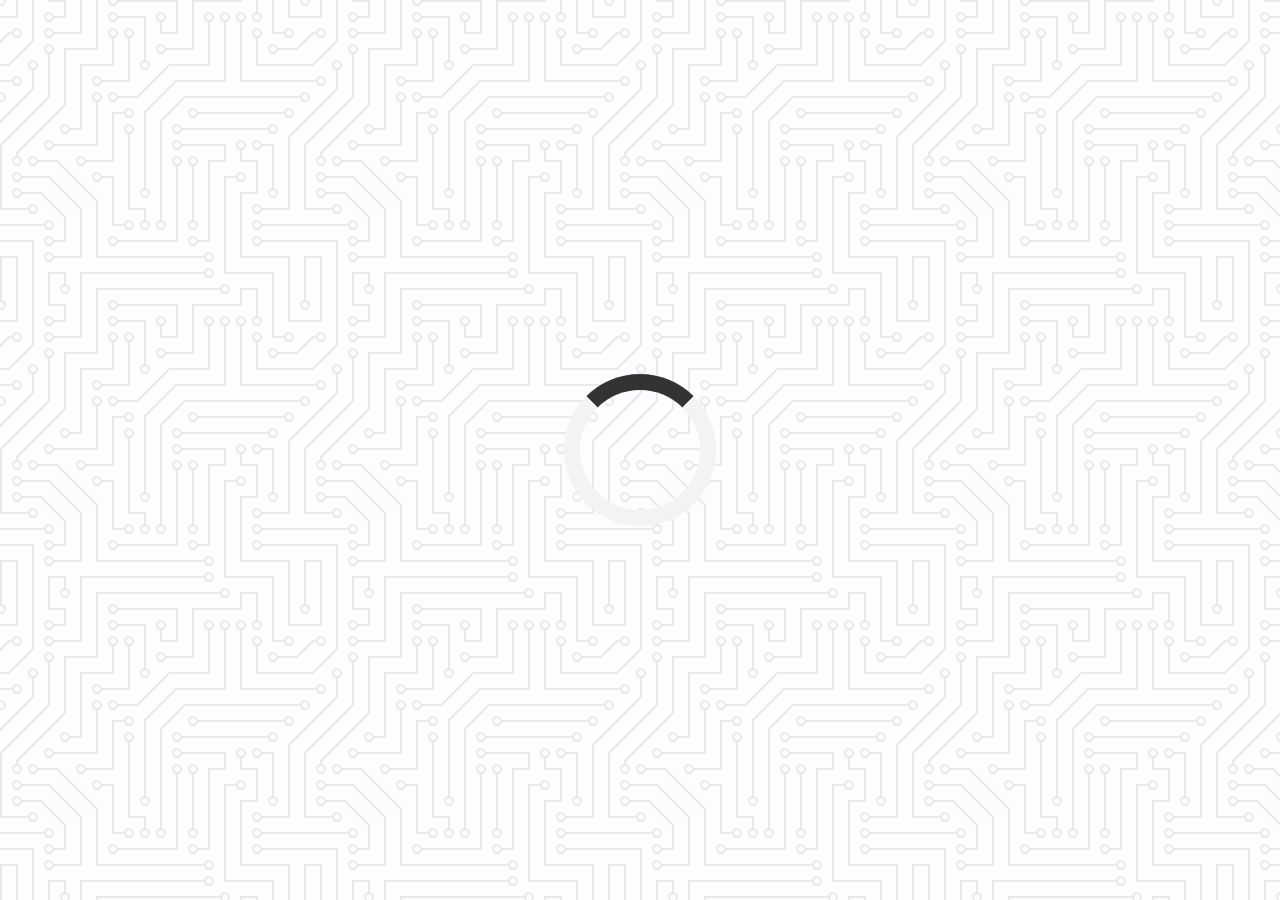
<file: 01 Quote Generator/index.html>
<!DOCTYPE html>
<html lang="en">
<head>
    <meta charset="UTF-8">
    <meta http-equiv="X-UA-Compatible" content="IE=edge">
    <meta name="viewport" content="width=device-width, initial-scale=1.0">
    <title>Quote Genertor</title>
    <link rel="stylesheet" href="https://cdnjs.cloudflare.com/ajax/libs/font-awesome/6.2.1/css/all.min.css" integrity="sha512-MV7K8+y+gLIBoVD59lQIYicR65iaqukzvf/nwasF0nqhPay5w/9lJmVM2hMDcnK1OnMGCdVK+iQrJ7lzPJQd1w==" crossorigin="anonymous" referrerpolicy="no-referrer" />
    <link rel="stylesheet" href="style.css">
    <link rel="preconnect" href="https://fonts.googleapis.com">
    <link rel="preconnect" href="https://fonts.gstatic.com" crossorigin>
    <link href="https://fonts.googleapis.com/css2?family=Montserrat:ital,wght@0,100;1,200;1,900&family=Roboto:wght@100&display=swap" rel="stylesheet">
</head>
<body>
    <div class="quote-container" id="quote-container">
        <!-- Quote -->
        <div class="quote-text">
            <i class="fas fa-quote-left"></i>
            <span id="quote"></span>
        </div>
        <!-- Author -->
        <div class="quote-author">
            <span id="author"></span>
        </div>
        <!-- Button -->
        <div class="button-container">
            <button class="twitter-button" id="twitter" title="Tweet This!">
                 <i class="fab fa-twitter" aria-hidden="true"></i>
            </button>
            <button id="new-quote">New Quote</button>
        </div>
    </div>
    <div class="loader" id="loader"></div>
    <!-- Script -->
    <script src="script.js"></script>
</body>
</html>
</file>
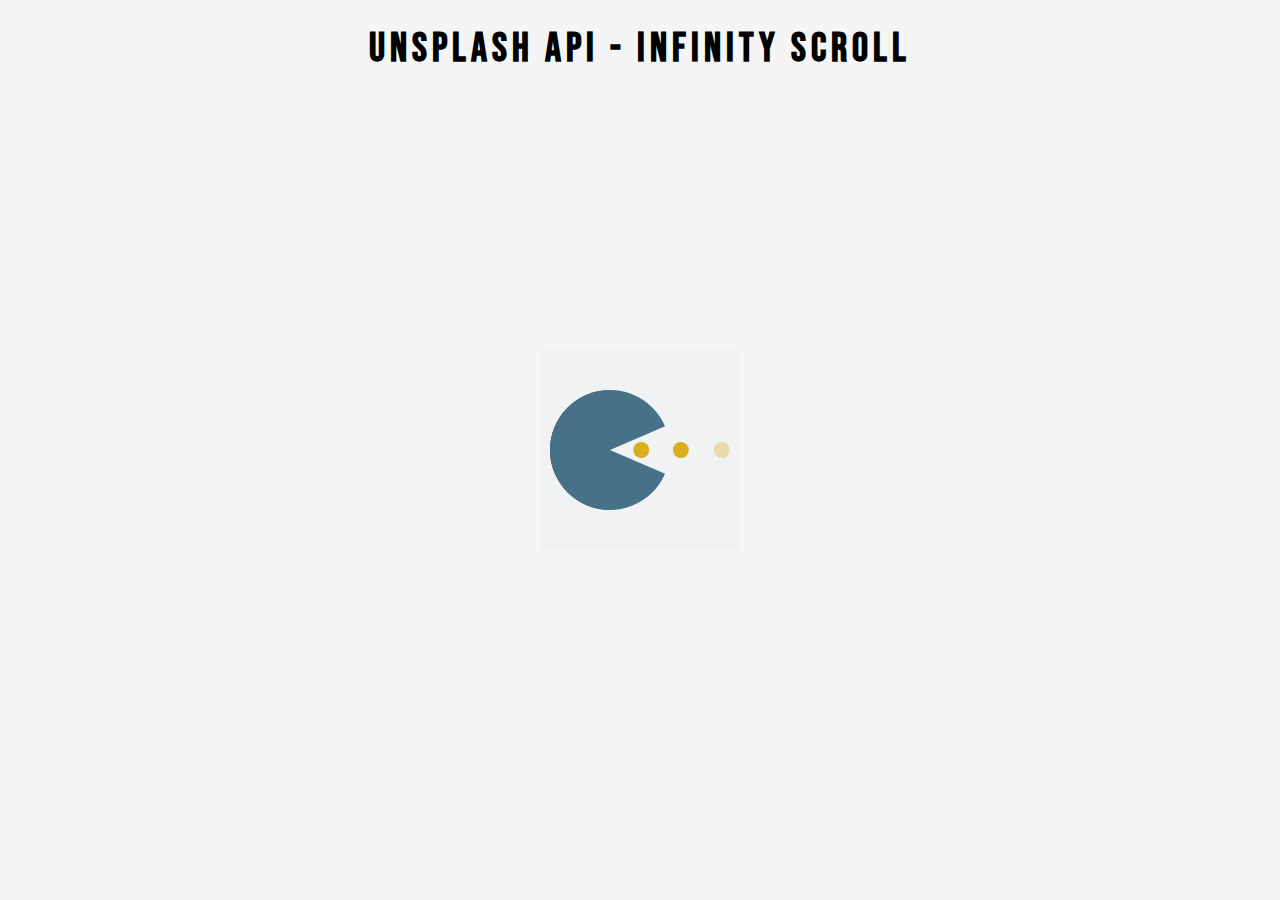
<file: 02 Infinity Scroll/index.html>
<!DOCTYPE html>
<html lang="en">
<head>
    <meta charset="UTF-8">
    <meta http-equiv="X-UA-Compatible" content="IE=edge">
    <meta name="viewport" content="width=device-width, initial-scale=1.0">
    <title>Infinity Scroll</title>
    <link rel="icon" type="image/png" href="https://www.google.com/s2/u/0/favicons?domain=css-tricks.com">
    <link rel="stylesheet" href="style.css">
</head>
<body>
    <!-- title -->
    <h1>Unsplash API - Infinity Scroll</h1>
    <!-- loader -->
    <div class="loader" id="loader">
        <img src="loader.svg" alt="loader icon">
    </div>
    <!-- images container -->
    <div class="images-container" id="images-container">
    </div>
    
    <!-- script -->
    <script src="script.js"></script>
</body>
</html>
</file>
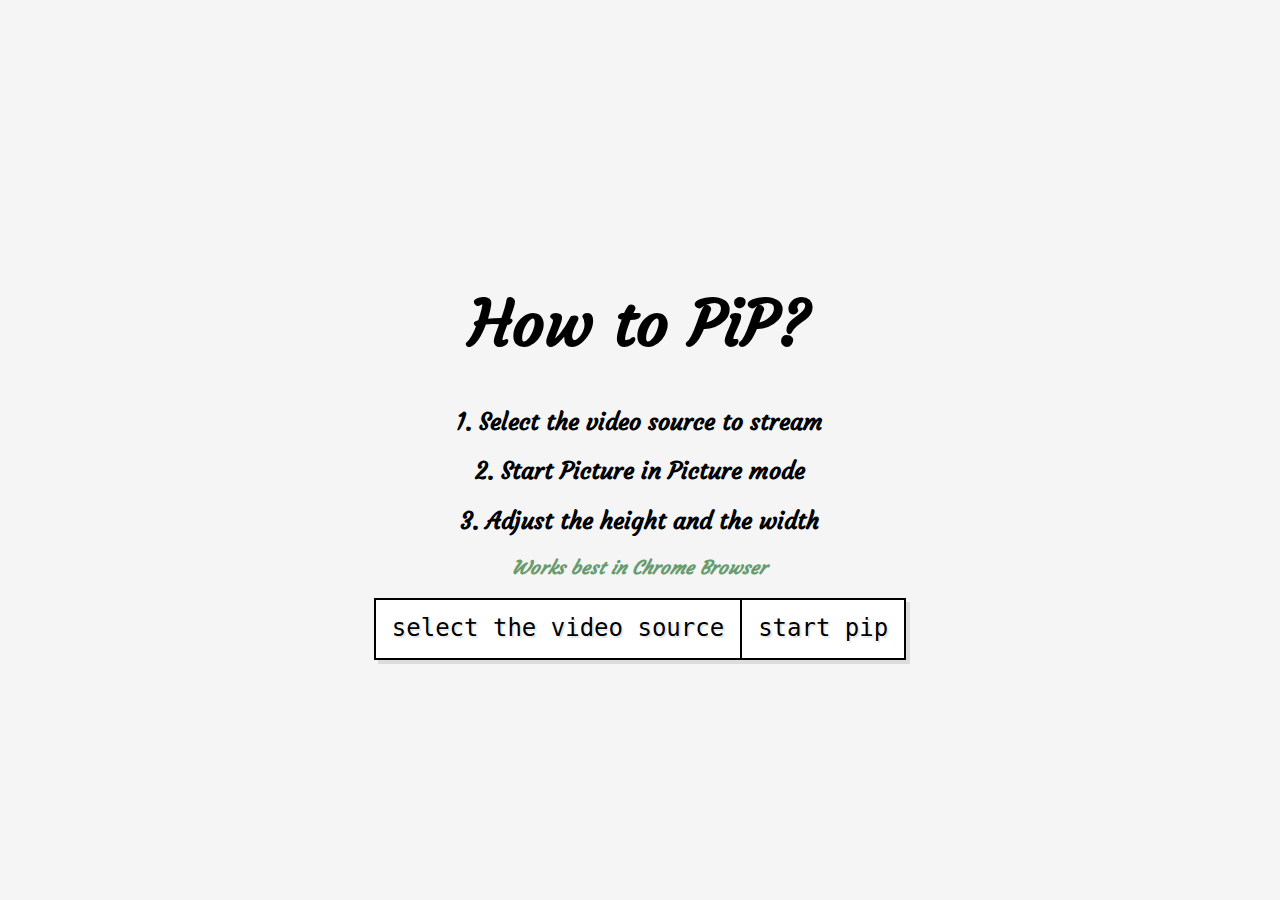
<file: 03 Picture In Picture/index.html>
<!DOCTYPE html>
<html lang="en">

<head>
  <meta charset="UTF-8">
  <meta name="viewport" content="width=device-width, initial-scale=1.0">
  <title>PictureInPictureApp</title>
  <link rel="stylesheet" href="style.css">
</head>

<body>
  <!-- Video -->
  <video controls height="360" width="640" hidden id="video"></video>

  <div class="container">
    <!-- Text block -->
    <div class="text-container">
      <h1>How to PiP?</h1>
      <h2>1. Select the video source to stream</h2>
      <h2>2. Start Picture in Picture mode</h2>
      <h2>3. Adjust the height and the width</h2>
      <h3> Works best in Chrome Browser</h3>
    </div>
    <!-- Button -->
    <div class="multi-button">
      <button id="button">Select the video source</button>
      <button id="button-start">Start PiP</button>
    </div>
  </div>

  <script src="script.js"></script>
</body>

</html>
</file>
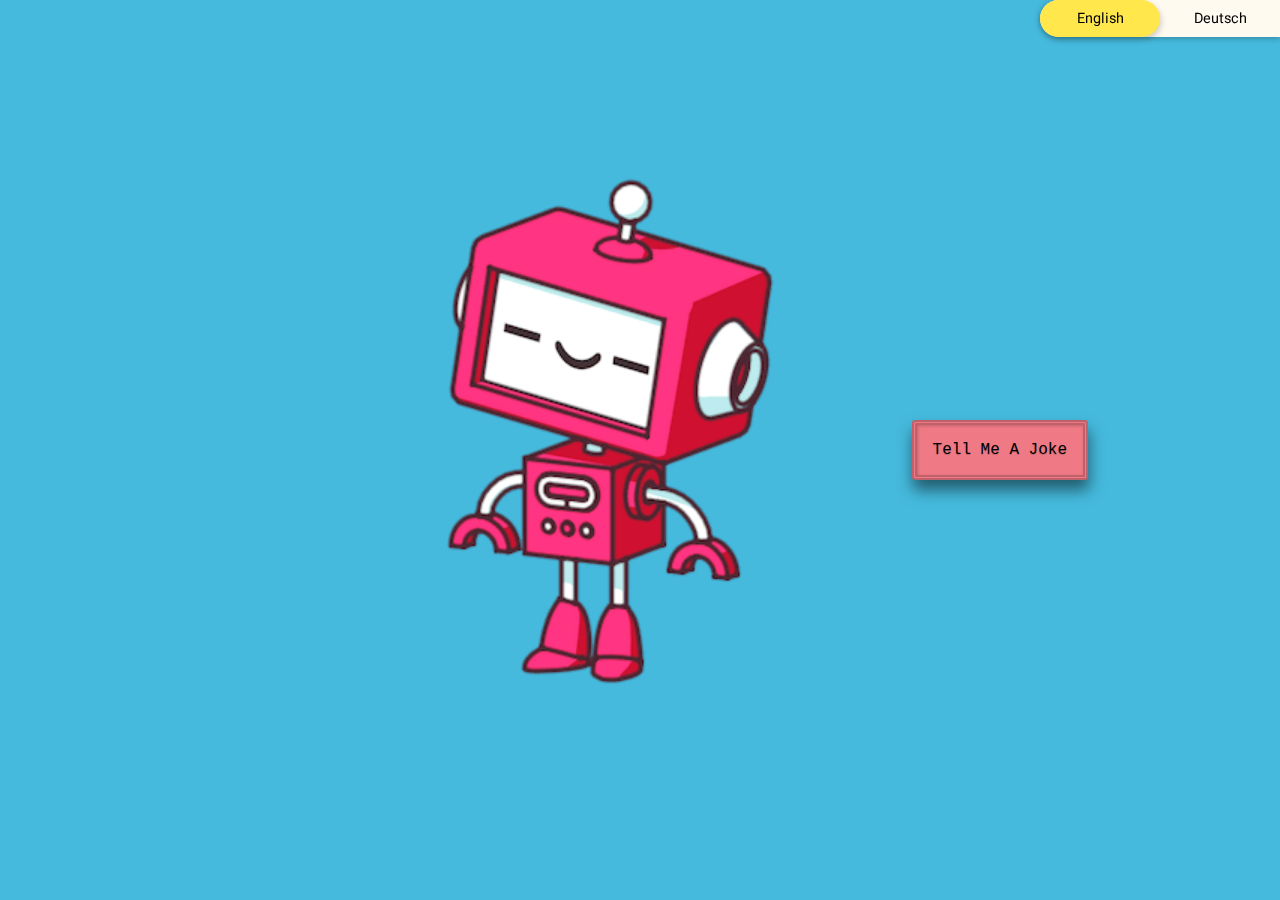
<file: 04 Joke Teller/index.html>
<!DOCTYPE html>
<html lang="en">
<head>
    <meta charset="UTF-8">
    <meta http-equiv="X-UA-Compatible" content="IE=edge">
    <meta name="viewport" content="width=device-width, initial-scale=1.0">
    <title>Joke Teller</title>

    <link rel="icon" type="image/png" href="https://www.google.com/s2/favicons?domain=dev.to">
    <link rel="stylesheet" href="https://cdnjs.cloudflare.com/ajax/libs/font-awesome/6.2.1/css/all.min.css">
    <link rel="stylesheet" href="style.css">
</head>
<body>
    <div class="loading-zone">
        <img src="cube.svg" alt="spinner">
    </div>

    <main class="main">
        <button id="joke-button">Tell Me A Joke</button>    
        <audio id="audio" controls hidden></audio>   
    </main> 

    <div class="language_container">
        <button class="language-button">English</button>
        <button class="language-button">Deutsch</button>
        <span class="language-background"></span>
    </div>

    <script src="voiceRSS.js"></script>
    <script src="script.js"></script>
</body>
</html>
</file>
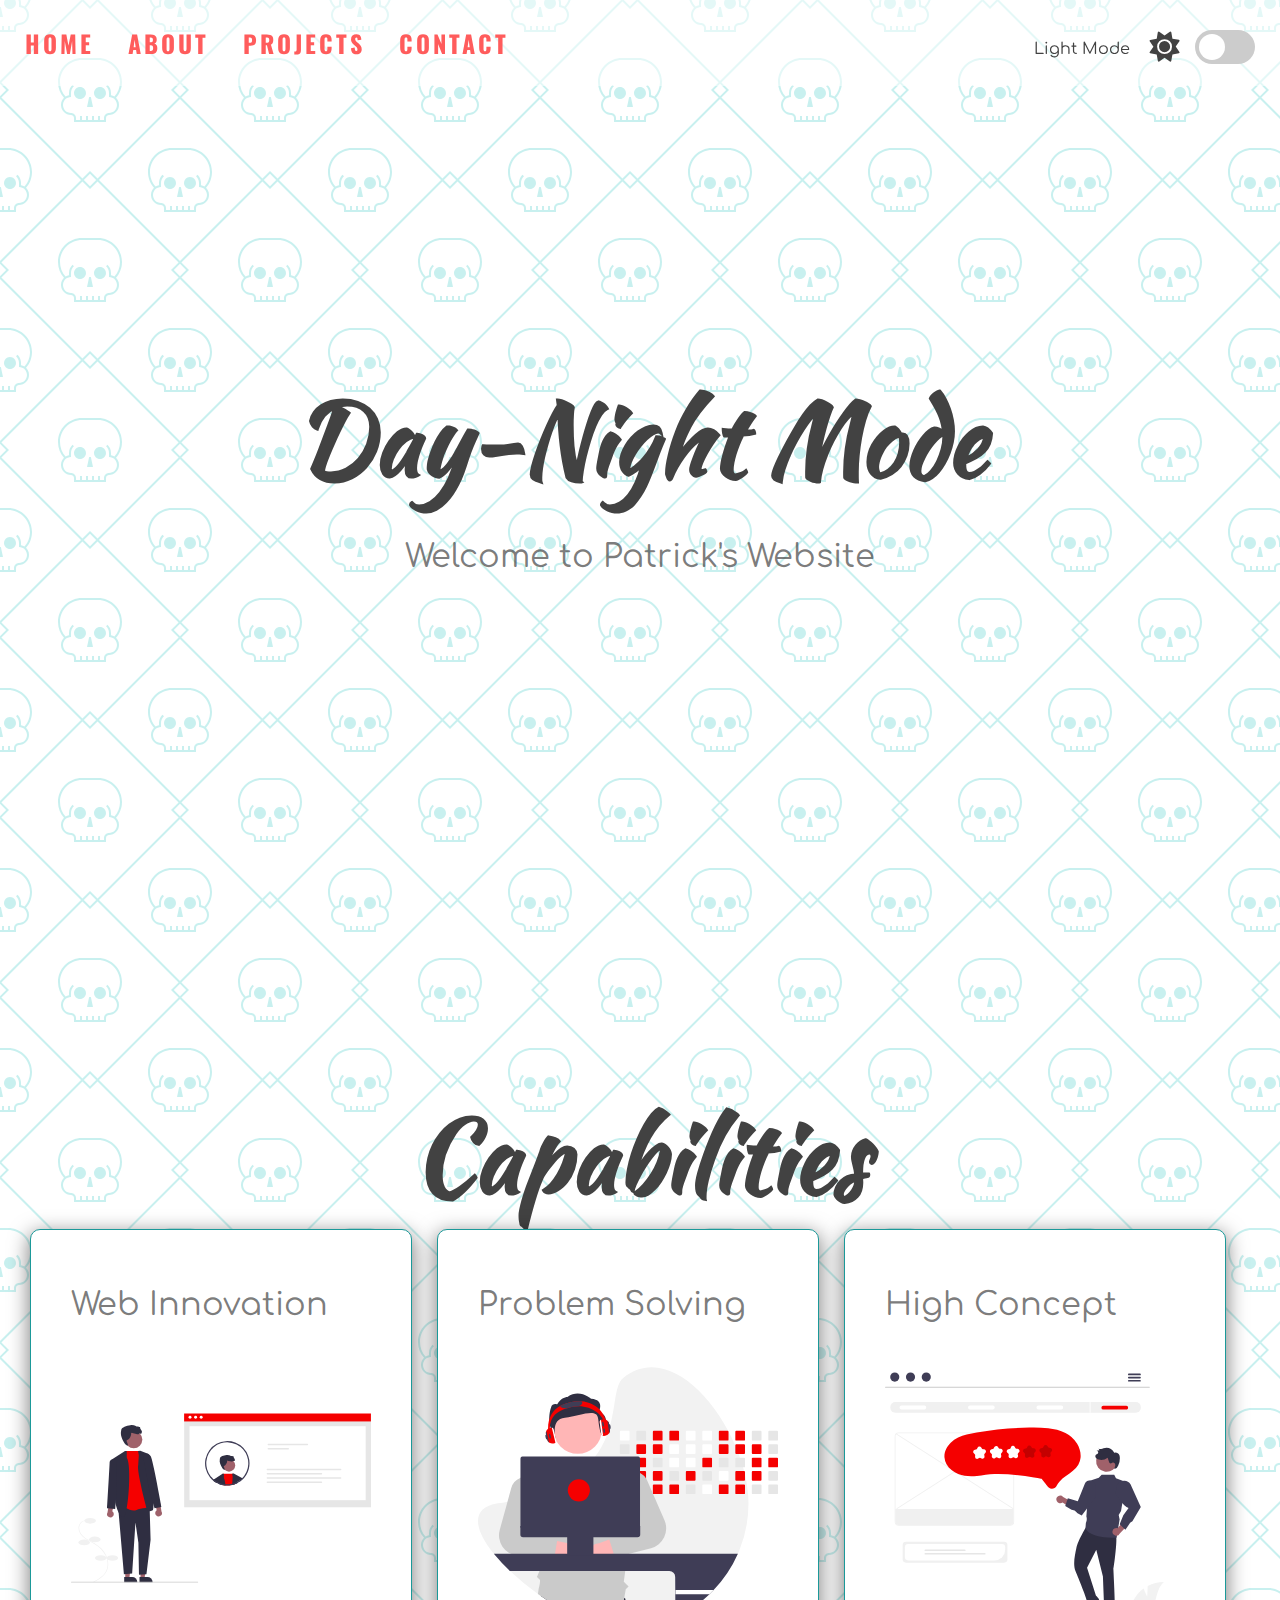
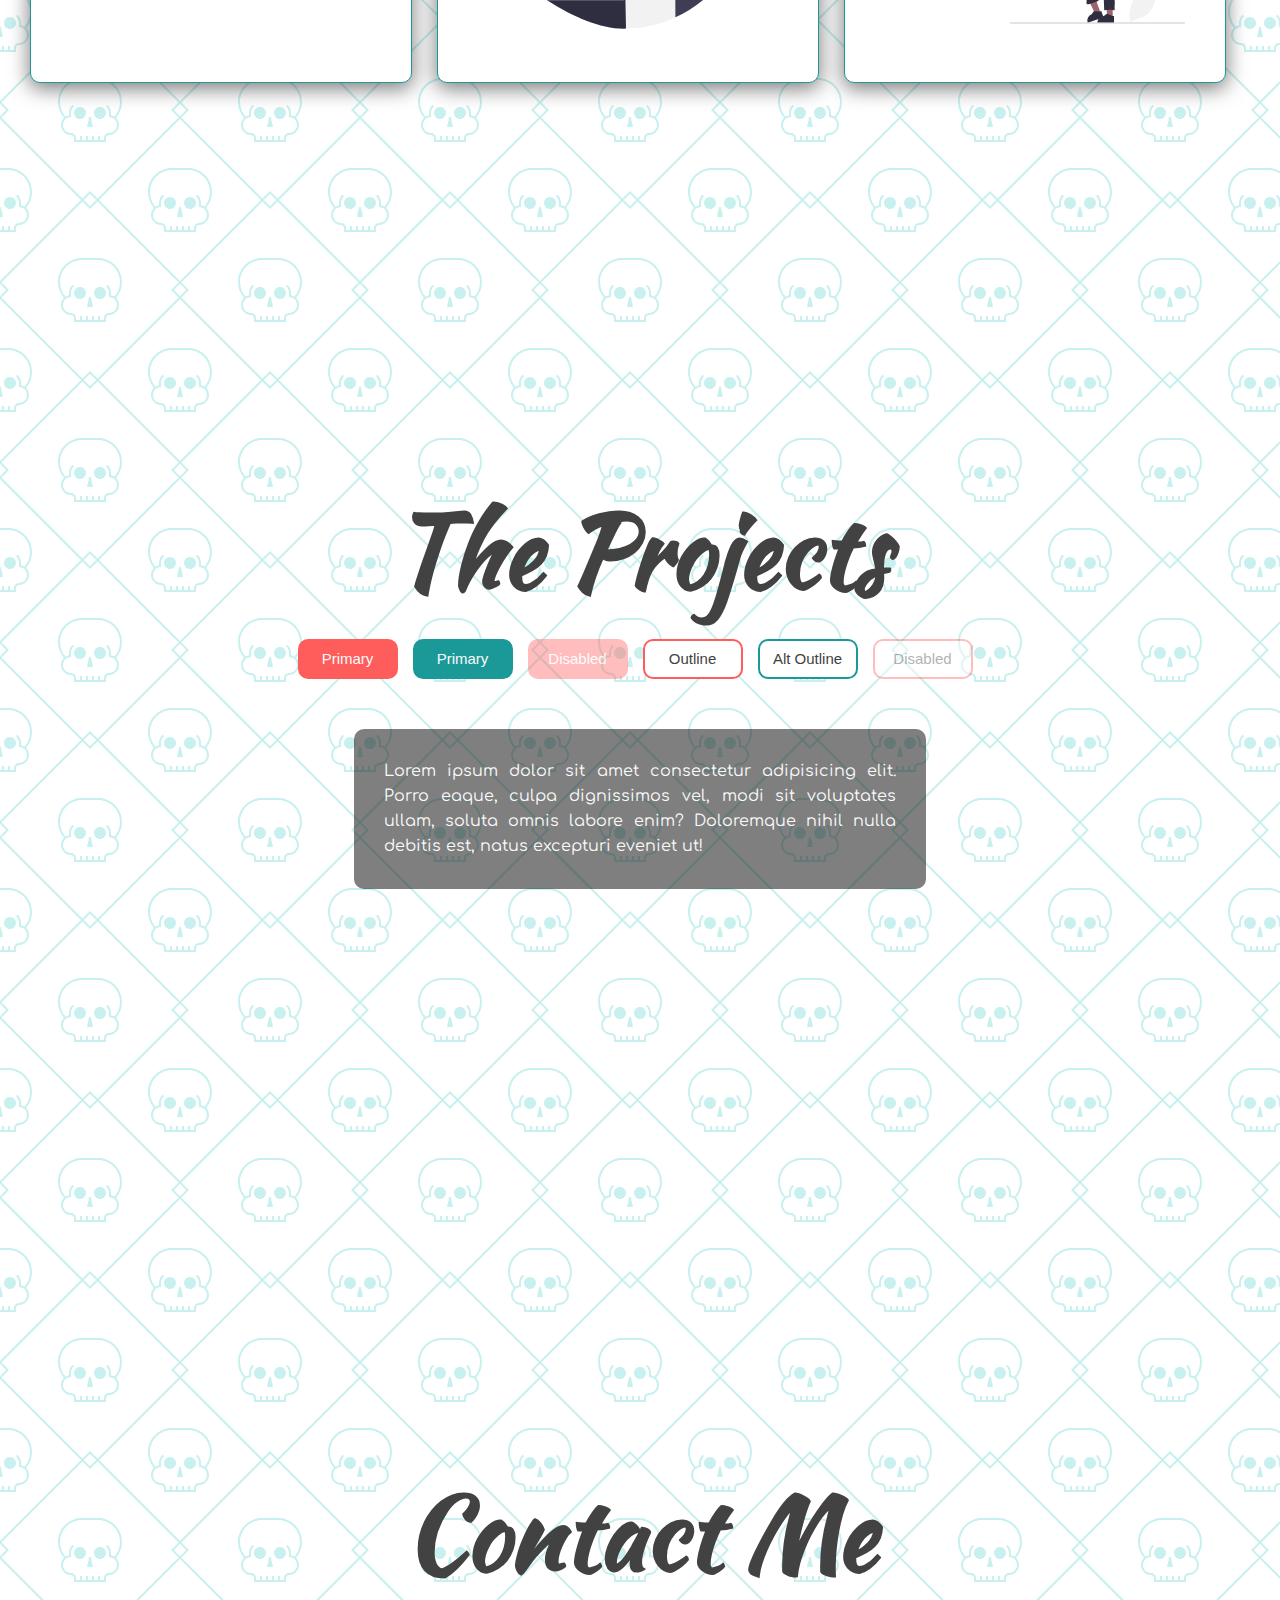
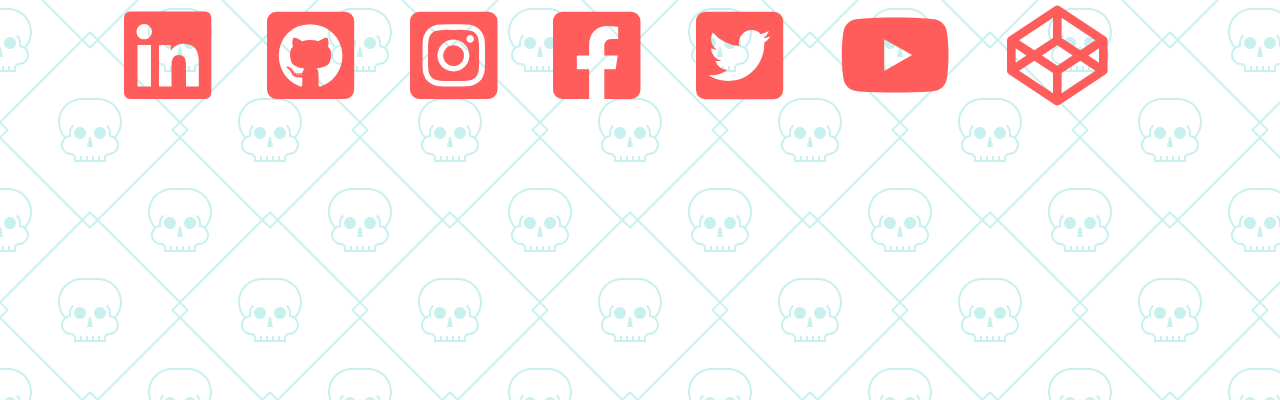
<file: 05 Light & Dark Mode/index.html>
<!DOCTYPE html>
<html lang="en">
<head>
    <meta charset="UTF-8">
    <meta name="viewport" content="width=device-width, initial-scale=1.0">
    <title>Light Dark Mode</title>
    <link rel="icon" type="image/png" href="favicon/favicon.png">
    <link rel="stylesheet" href="https://cdnjs.cloudflare.com/ajax/libs/font-awesome/6.0.0-beta3/css/all.min.css">
    <link rel="stylesheet" href="style.css">
</head>
<body>
    <!-- Dark MOde Switch -->
    <div class="theme-switch-wrapper">
        <span id="toggle-icon">
            <span class="toggle-text">Light Mode</span>
            <i class="fas fa-sun"></i>
        </span>
        <label class="theme-switch">
            <input type="checkbox">
            <div class="slider round"></div>
        </label>
    </div>
    <!-- Navigation -->
    <nav id="nav">
        <a href="#home">HOME</a>
        <a href="#about">ABOUT</a>
        <a href="#projects">PROJECTS</a>
        <a href="#contact">CONTACT</a>
    </nav>
    <!-- Home Section -->
    <section id="home">
        <div class="title-group">
            <h1>Day-Night Mode</h1>
            <h2>Welcome to Patrick's Website</h2>
        </div>
    </section>
    <!-- About Section -->
    <section id="about">
        <h1>Capabilities</h1>
        <div class="about-container">
            <div class="image-container">
                <h2>Web Innovation</h2>
                <img src="img/undraw_profile_light.svg" alt="Profile Coder" id="image1">
            </div>
            <div class="image-container">
                <h2>Problem Solving</h2>
                <img src="img/undraw_developer_activity_light.svg" alt="Profile Coder" id="image2">
            </div>
            <div class="image-container">
                <h2>High Concept</h2>
                <img src="img/undraw_feedback_light.svg" alt="Profile Coder" id="image3">
            </div>
        </div>
    </section>
        <!-- Projects Section -->
        <section id="projects">
            <h1>The Projects</h1>
            <div class="buttons">
                <button class="primary">Primary</button>
                <button class="secondary">Primary</button>
                <button class="primary" disabled>Disabled</button>
                <button class="outline">Outline</button>
                <button class="secondary outline">Alt Outline</button>
                <button class="outline" disabled>Disabled</button>
            </div>
            <div class="text-box" id="text-box">
                <p>Lorem ipsum dolor sit amet consectetur adipisicing elit. Porro eaque, culpa dignissimos vel, modi sit voluptates ullam, soluta omnis labore enim? Doloremque nihil nulla debitis est, natus excepturi eveniet ut!</p>
            </div>
        </section>
            <!-- Contact Section -->
    <section id="contact">
        <h1>Contact Me</h1>
        <div class="social-icons">
            <i class="fab fa-linkedin"></i>
            <i class="fab fa-github-square"></i>
            <i class="fab fa-instagram-square"></i>
            <i class="fab fa-facebook-square"></i>
            <i class="fab fa-twitter-square"></i>
            <i class="fab fa-youtube"></i>
            <i class="fab fa-codepen"></i>
        </div>
    </section>
    <!-- Script -->
    <script src="script.js"></script>
</body>
</html>
</file>
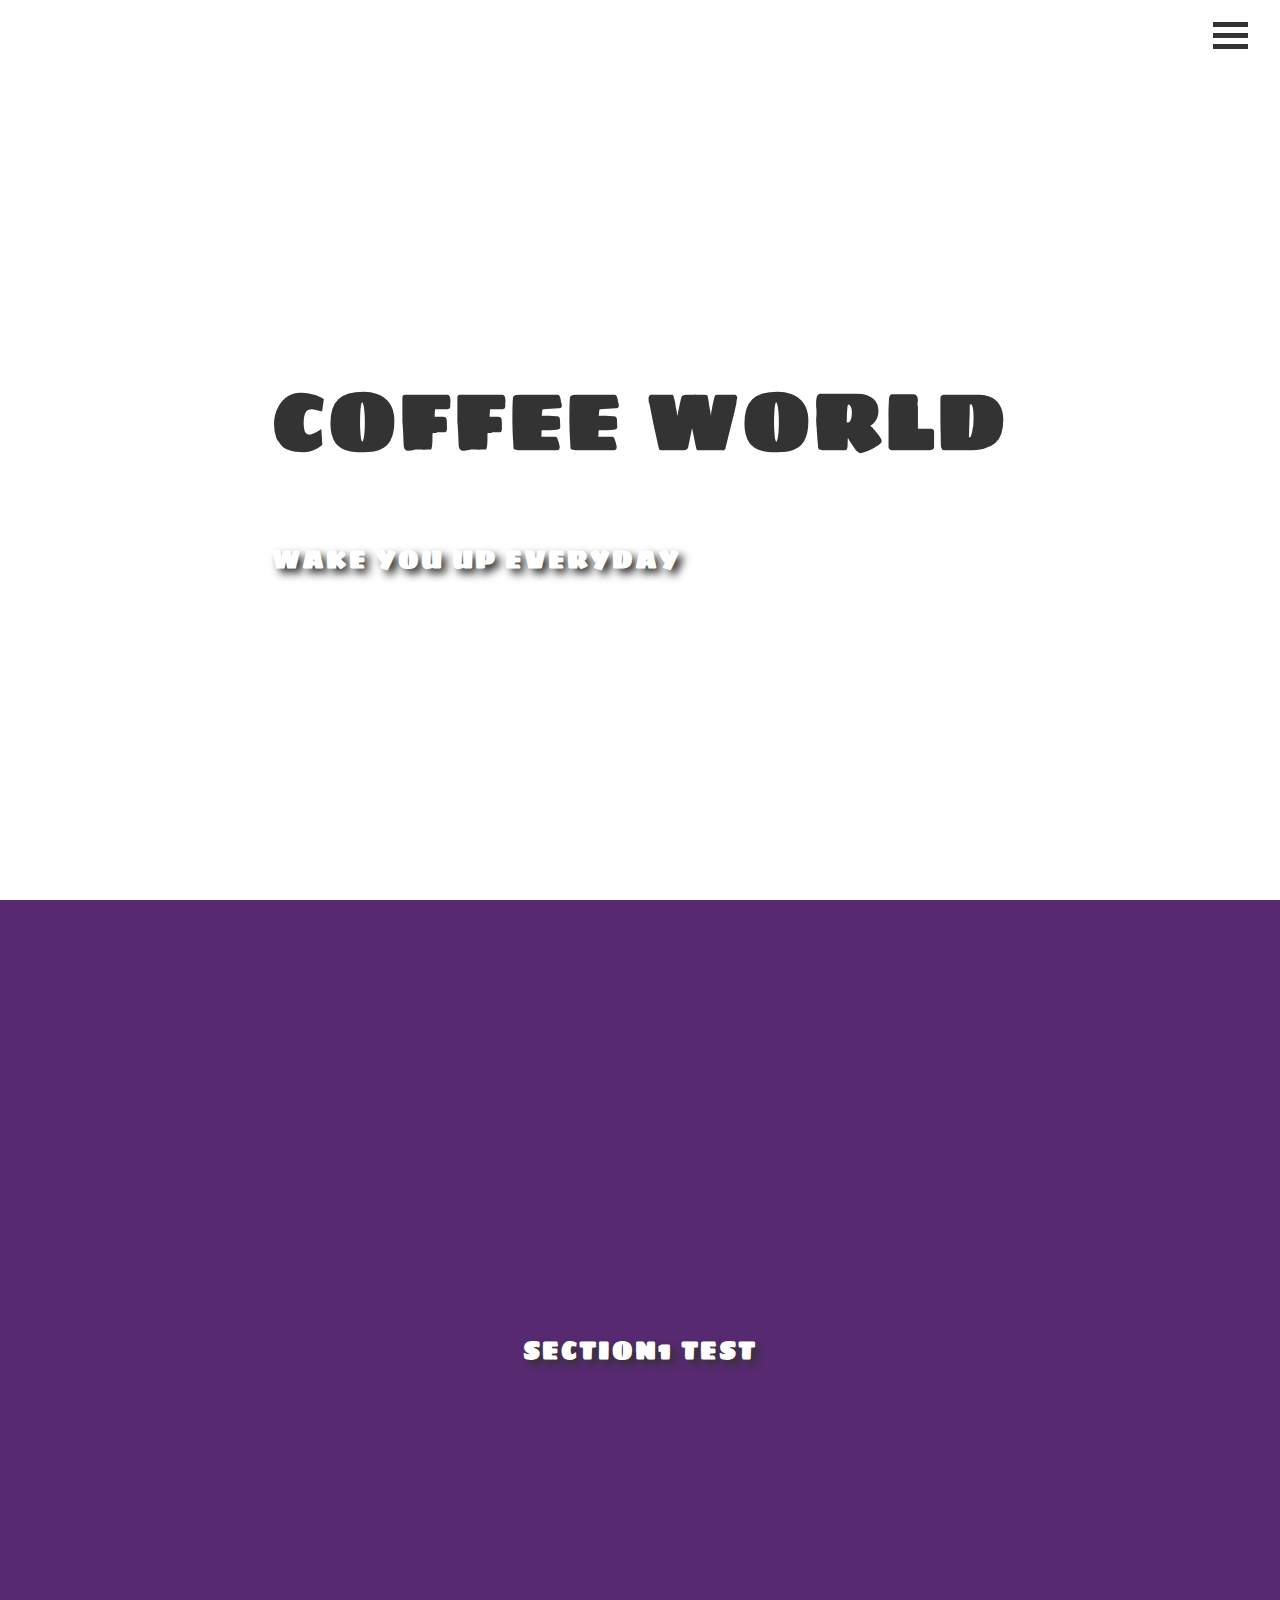
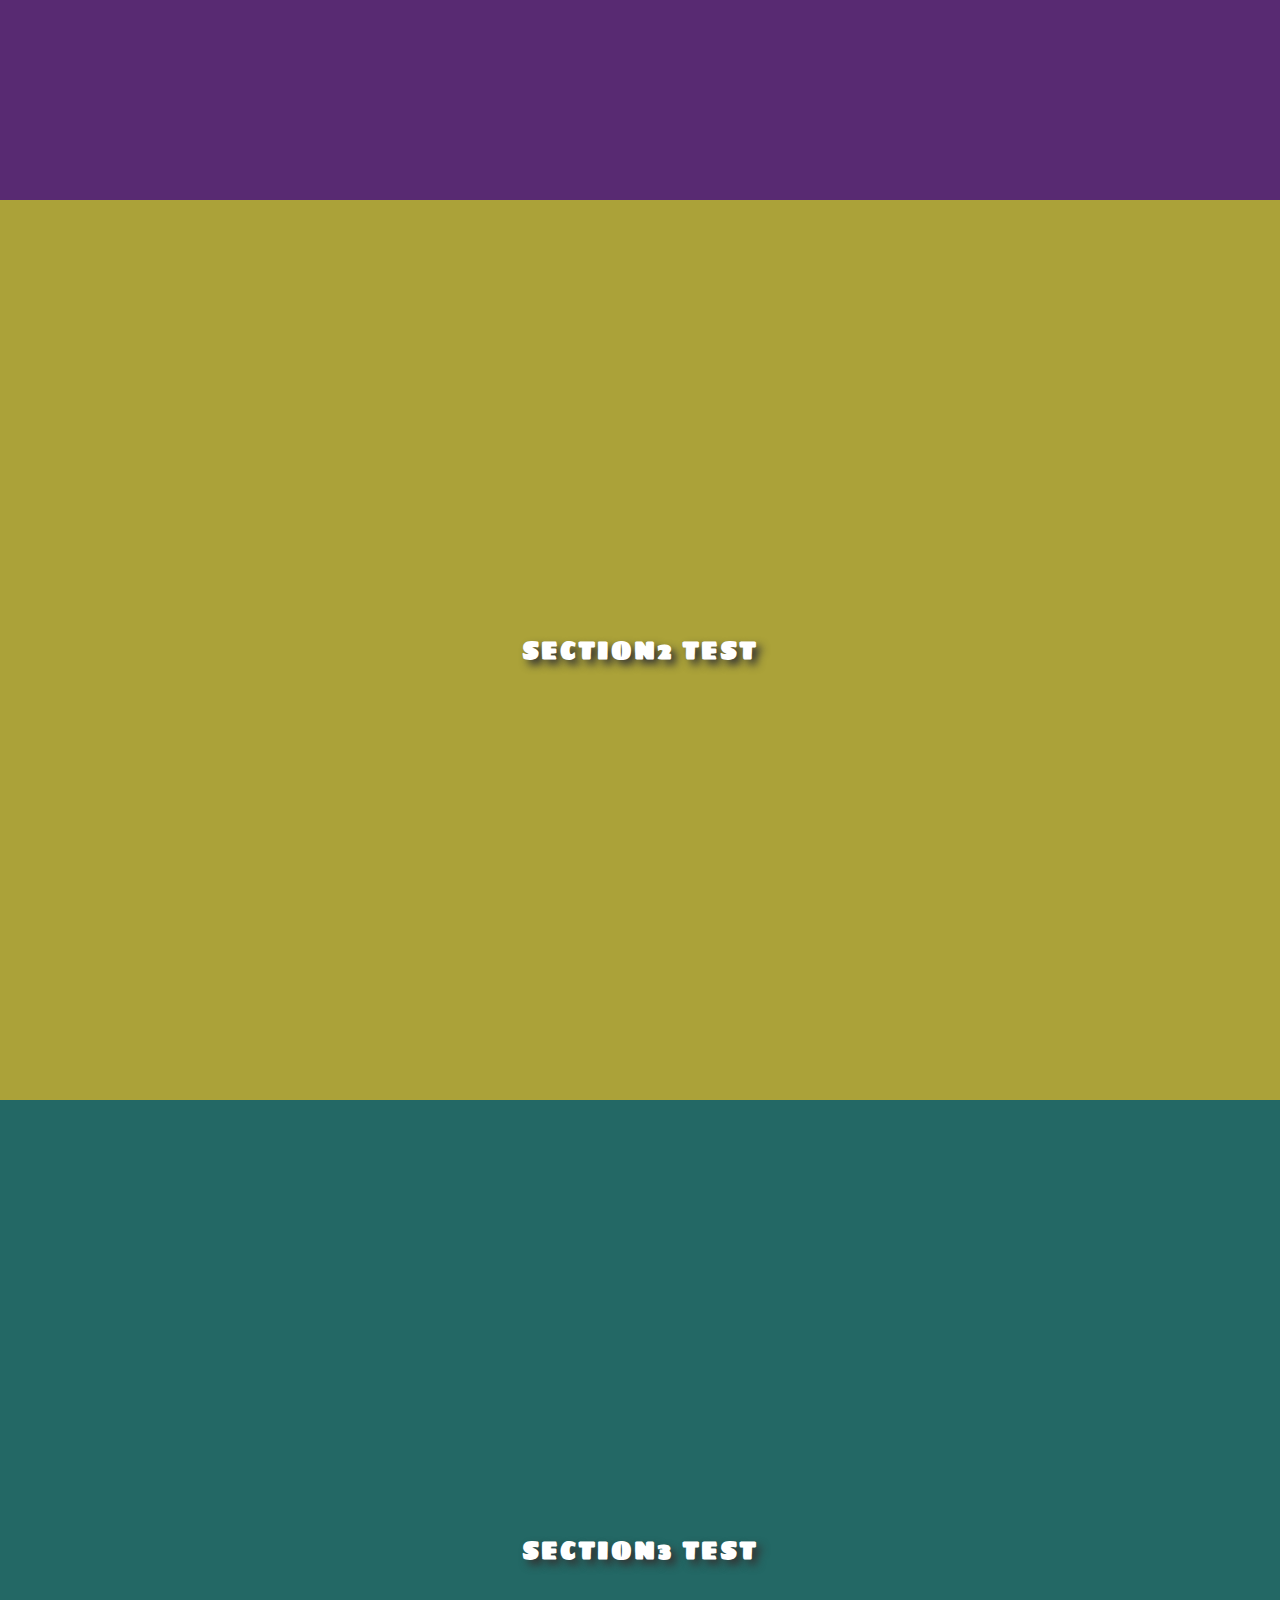
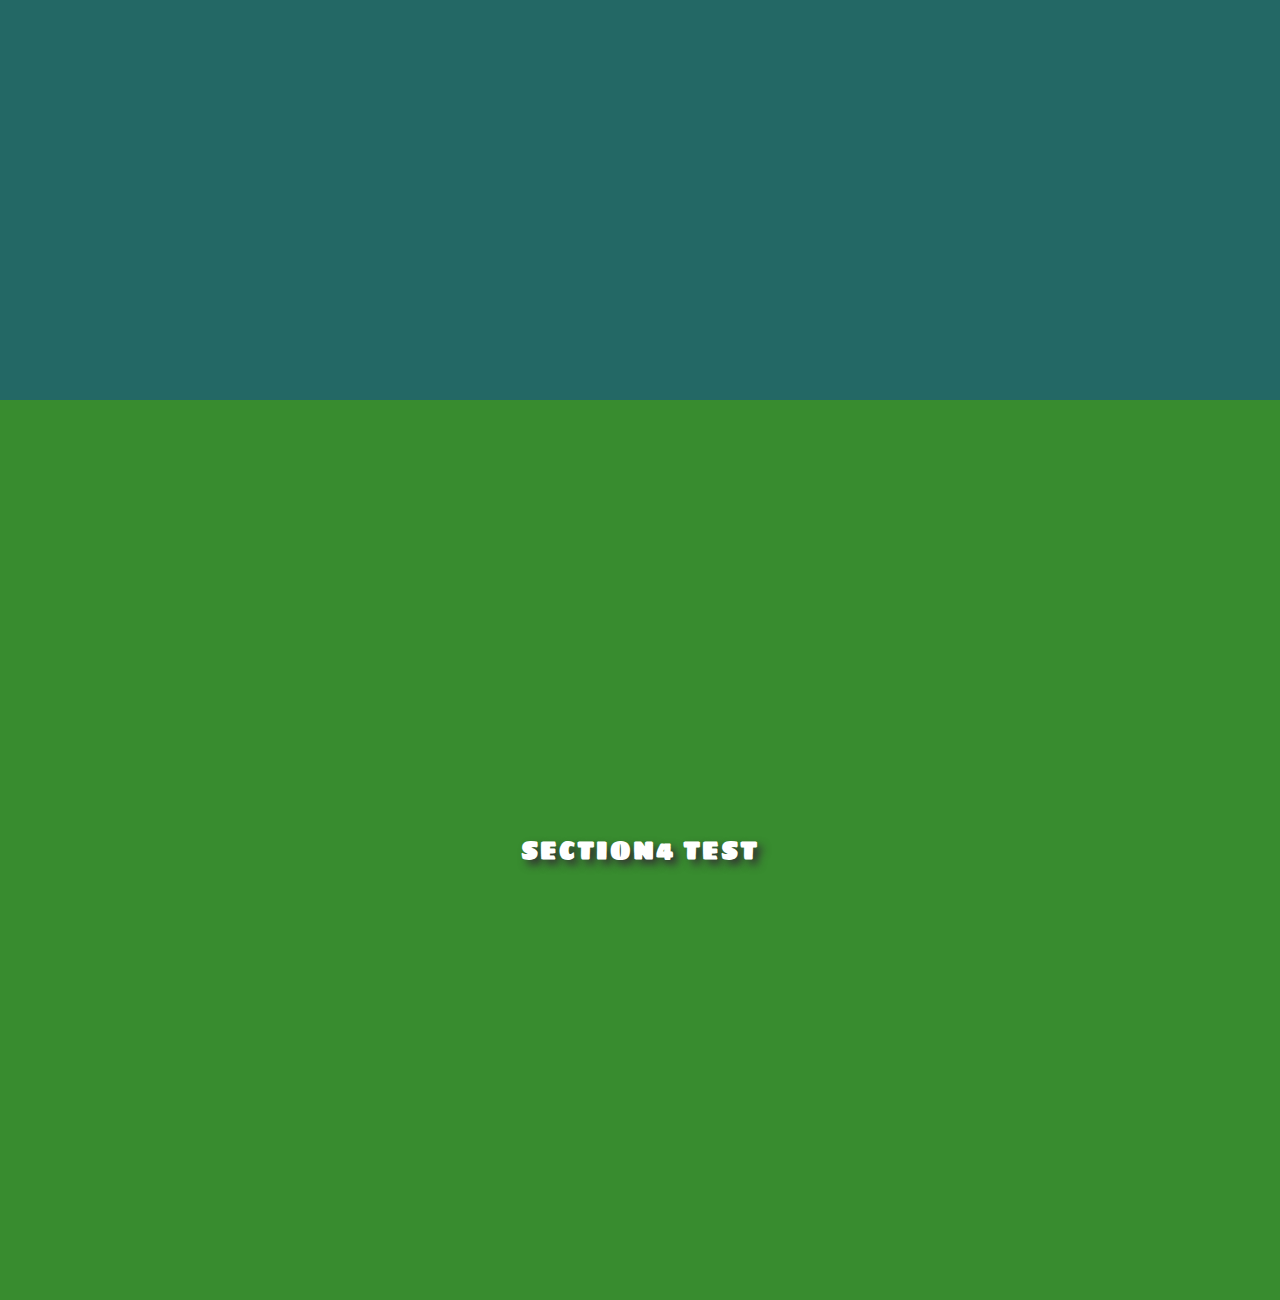
<file: 07 Navigation Nation/index.html>
<!DOCTYPE html>
<html lang="en">
<head>
    <meta charset="UTF-8">
    <meta name="viewport" content="width=device-width, initial-scale=1.0">
    <title>animated-navigation</title>
    <link rel="icon" href="https://lh3.googleusercontent.com/ogw/ADGmqu-t4SjxY4Ie8AO20govlZr2aRd8b66T9sL48xyx=s32-c-mo" type="image/png">
    <link rel="stylesheet" href="style.css">
</head>
<body>
    <!--menu overlay-->
    <div class="overlay overlay-slide-left" id="overlay">
        <nav>
            <ul>
                <li id="nav-1" class="slide-out-1"><a href="#home">home</a></li>
                <li id="nav-2" class="slide-out-2"><a href="#product1">section1</a></li>
                <li id="nav-3" class="slide-out-3"><a href="#product2">section2</a></li>
                <li id="nav-4" class="slide-out-4"><a href="#product3">section3</a></li>
                <li id="nav-5" class="slide-out-5"><a href="#product4">section4</a></li>
            </ul>
        </nav>
    </div>
    <!--menu bars-->
    <div id="menu-bars">
        <div class="bar1"></div>
        <div class="bar2"></div>
        <div class="bar3"></div>
      </div>
    <!--sections-->
      <section id="home">
          <div class="title">
              <h1>Coffee World</h1>
          <h2>Wake you up everyday</h2>
          </div>
          
      </section>
      <section id="product1">
          <h2>section1 test</h2>
      </section>
      <section id="product2">
        <h2>section2 test</h2>
      </section>
      <section id="product3">
        <h2>section3 test</h2>
      </section>
      <section id="product4">
        <h2>section4 test</h2>
      </section>
    <script src="script.js"></script>
</body>
</html>
</file>
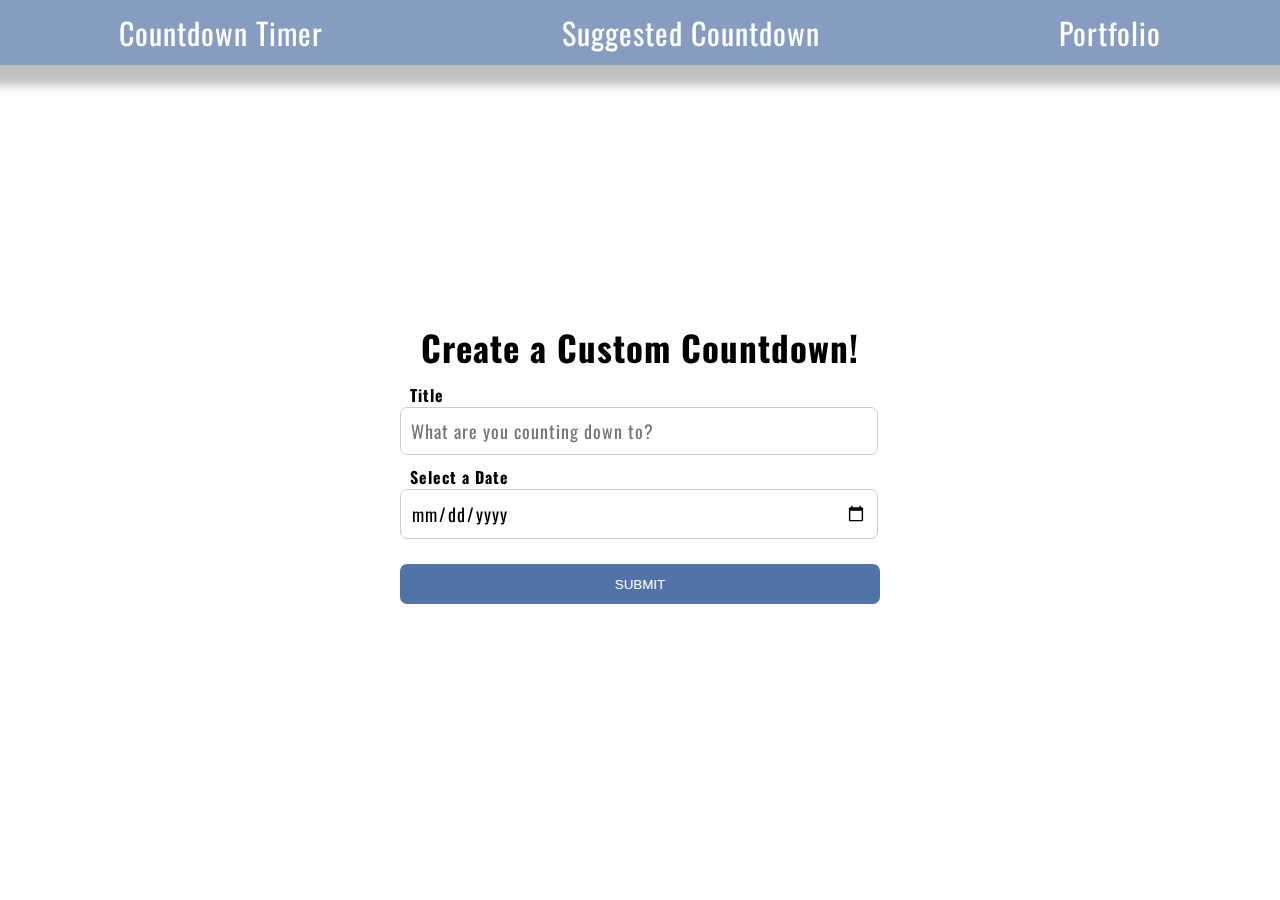
<file: 09 Custom Countdown/index.html>
<!DOCTYPE html>
<html lang="en">
  <head>
    <meta charset="UTF-8" />
    <meta name="viewport" content="width=device-width, initial-scale=1.0" />
    <title>Countdown</title>
    <link rel="icon" type="image/png" href="favicon.ico" />
    <link href="https://fonts.googleapis.com/css2?family=Oswald:wght@300&display=swap" rel="stylesheet">
    <link rel="stylesheet" href="style.css" />
  </head>
  <body>
         <!-- Video Background -->
    <video class="video-background" id="video-background" loop muted autoplay>
        <source src="https://res.cloudinary.com/dh41vh9dx/video/upload/v1596382487/bigBen.mp4"></source>
    </video>
    <nav class="navbar fixed-top">
            <div class="navbar-item">Countdown Timer</div>
            <!-- <div class="add-button" id="add-button">Add Countdown</div> -->
            <div class="add-button navbar-item" id="show-modal">Suggested Countdown</div>
            <a class="navbar-item" href="https://github.com/mohammedalibouroud" ><div>Portfolio</div></a>
      </nav>
    <div class="video-overlay"></div>
    <div class="add-container">
         </div>
     <!-- Container -->
    <!-- <div id="container"> -->
    <div class="single-container">
        <!-- Input -->
        <div class="input-container" id="input-container">
            <h1>Create a Custom Countdown!</h1>       
            <form class="form" id="countdownForm" >
                <label for="title">Title</label>
                <input type="text" id="title" placeholder="What are you counting down to?" autocomplete="off">
                <label for="date-picker">Select a Date</label>
                <input type="date" id="date-picker">
                <button type="submit">Submit</button>
            </form>
        </div>
        <!-- Countdown -->
        <div class="countdown" id="countdown" hidden >
            <h1 id="countdown-title"></h1>
            <ul>
                <li><span></span>Days</li>
                <li><span></span>Hours</li>
                <li><span></span>Minutes</li>
                <li><span></span>Seconds</li>
            </ul>
            <button id="countdown-button">RESET</button>
        </div>
        <!-- Complete -->
        <div class="complete" id="complete" hidden>
            <h1 class="complete-title">Countdown Complete!</h1>
            <h1 id="complete-info"></h1>
            <button id="complete-button">NEW COUNTDOWN</button>
        </div>
    </div>
    <!-- </div> -->
    <!-- Modal -->
    <div class="modal-container " id="modal">
        <div class="modal">
            <div class="modal-header">
                <h3>Select a Countdown</h3>
            </div>
            <ul class="suggested-list">
                <li class="suggested-list-li">Presidential Election</li>
                <li class="suggested-list-li">Christmas</li>
                <li class="suggested-list-li">Hanukkah</li>
                <li class="suggested-list-li">Thanksgiving</li>
                <li class="suggested-list-li">Yom Kippur</li>
                <li class="suggested-list-li">Valentine's Day</li>
                <li class="suggested-list-li">Halloween</li>
                <li class="suggested-list-li">Friday the 13th</li>
                <li class="suggested-list-li">Black Friday</li>
                <li class="suggested-list-li">New Year's Eve</li>
            </ul>
        </div>
        <i class="fas fa-times close-icon" id="close-modal"></i>
    </div>
    <!-- Script -->
    <script src="script.js"></script>
  </body>
</html>
</file>
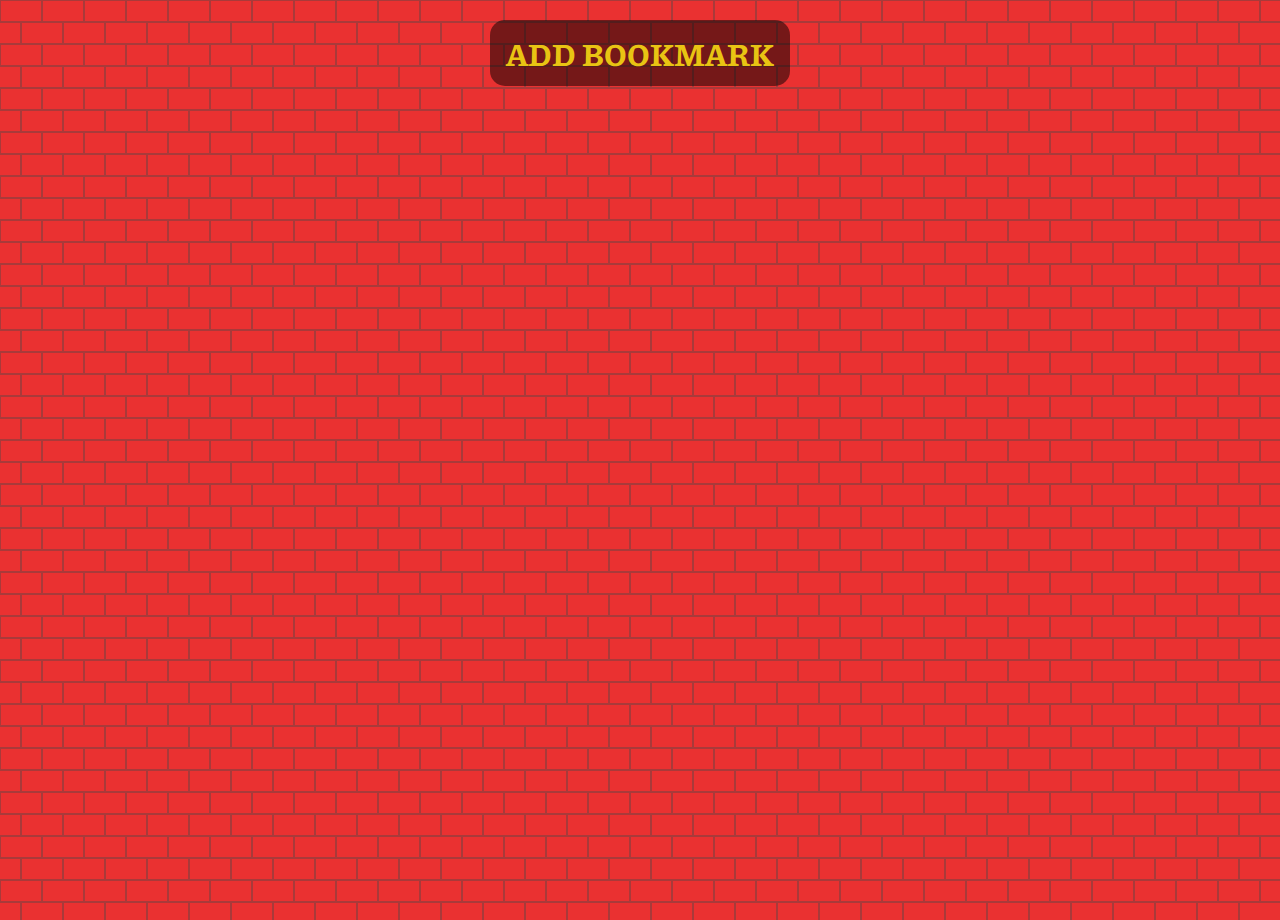
<file: 10 Book Keeper/index.html>
<!DOCTYPE html>
<html lang="en">
<head>
    <meta charset="UTF-8">
    <meta name="viewport" content="width=device-width, initial-scale=1.0">
    <title>Bookmark App</title>
    <link rel="icon" type="image/png" href="favicon.png">
    <link rel="stylesheet" href="https://cdnjs.cloudflare.com/ajax/libs/font-awesome/5.10.2/css/all.min.css"/>
    <link rel="stylesheet" href="style.css">
</head>
<body>
    <!-- Open Modal -->
    <h1 id="add-bookmark">Add Bookmark</h1>
    <!-- Bookmarks -->
    <div class="container" id="bookmarks-container"></div>
    <!-- Modal -->
    <div class="modal-container" id="modal">
        <div class="modal">
            <i class="fas fa-times close-icon" id="close-modal"></i>
            <div class="modal-header">
                <h3>Add Bookmark</h3>
            </div>
            <div class="modal-content">
                <form id="bookmark-form">
                    <!-- Website Name -->
                    <div class="form-group">
                        <label for="website-name" class="form-label">Website Name</label>
                        <input type="text" id="website-name" class="form-input">
                    </div>
                    <!-- Website URL -->
                    <div class="form-group">
                        <label for="website-url" class="form-label">Website URL</label>
                        <input type="text" id="website-url" class="form-input">
                    </div>
                    <button type="submit">Save</button>
                </form>
            </div>
        </div>
    </div>
    <!-- Script -->
    <script src="script.js"></script>
</body>
</html>
</file>
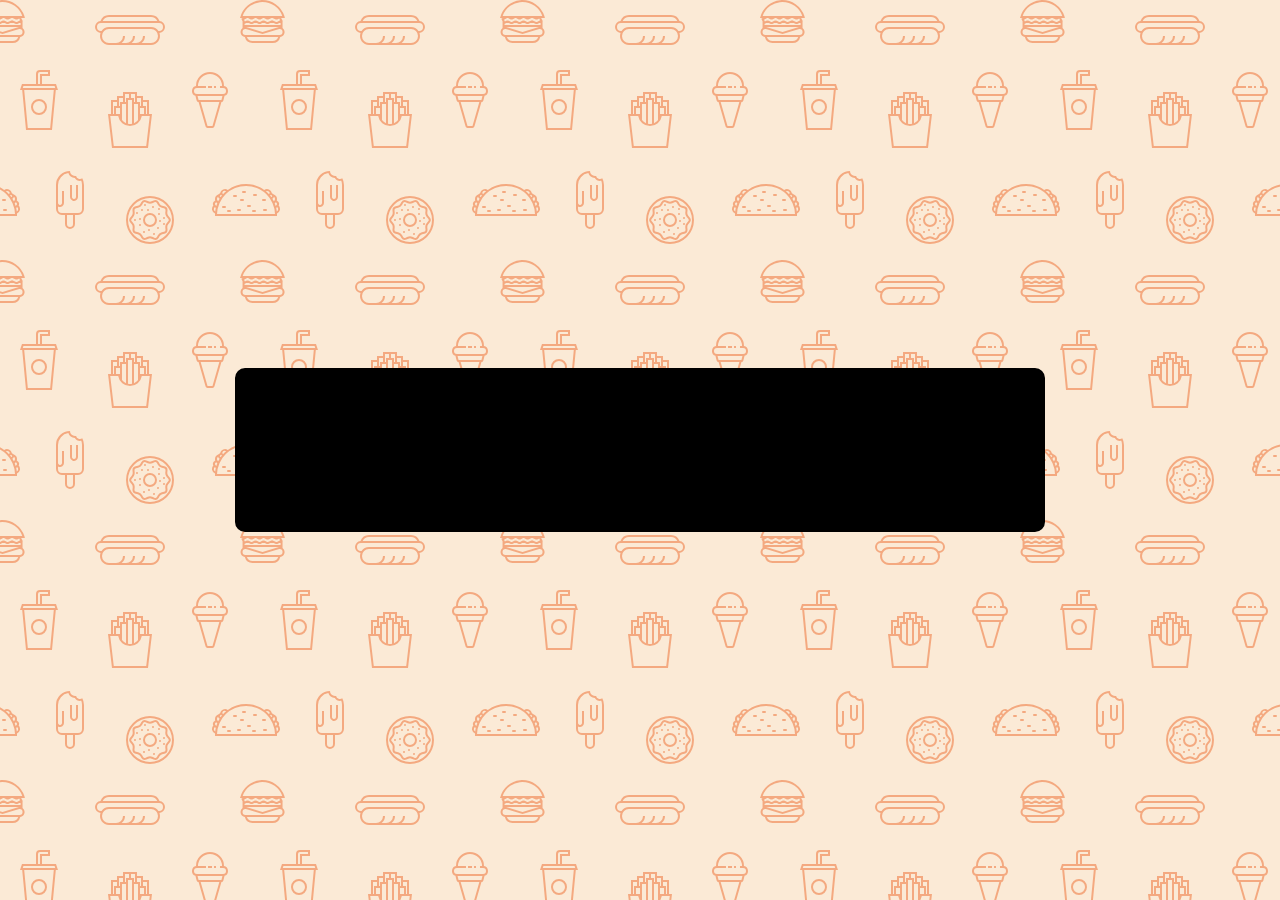
<file: 11 Video Player/index.html>
<!DOCTYPE html>
<html lang="en">
<head>
    <meta charset="UTF-8">
    <meta name="viewport" content="width=device-width, initial-scale=1.0">
    <title>Custom Video Player</title>
    <link rel="icon" type="image/gif" href="jt.gif">
    <link rel="stylesheet" href="https://cdnjs.cloudflare.com/ajax/libs/font-awesome/5.10.2/css/all.min.css"/>
    <link rel="stylesheet" href="style.css">
</head>
<body>
    <!-- Car Racing (1080P)-->
    <!-- https://pixabay.com/videos/download/video-41758_source.mp4?attachment -->
    <!-- Lake (4K) -->
    <!-- https://pixabay.com/videos/download/video-28745_source.mp4?attachment -->
    <!-- Ocean (720P)-->
    <!-- https://pixabay.com/videos/download/video-31377_tiny.mp4?attachment -->
    <div class="player">
        <video src="https://pixabay.com/videos/download/video-41758_source.mp4?attachment" class="video" playsinline></video>
        <!-- Show Controls -->
        <div class="show-controls">
            <!-- Controls Container -->
            <div class="controls-container">
                <!-- Progress Bar -->
                <div class="progress-range" title="Seek">
                    <div class="progress-bar"></div>
                </div>
                <div class="control-group">
                    <!-- Left Controls -->
                        <div class="controls-left">
                            <!-- Play/Pause -->
                            <div class="play-controls">
                                <i class="fas fa-play" title="Play" id="play-btn"></i>
                            </div>
                            <!-- Volume -->
                            <div class="volume">
                                <div class="volume-icon">
                                    <i class="fas fa-volume-up" title="Mute" id="volume-icon"></i>
                                </div>
                                <div class="volume-range" title="Change Volume">
                                    <div class="volume-bar"></div>
                                </div>
                            </div>
                        </div>
                    <!-- Right Controls -->
                        <div class="controls-right">
                            <!-- Speed -->
                            <div class="speed" title="Playback Rate">
                                <select name="playbackRate" class="player-speed">
                                    <option value="0.5">0.5 x</option>
                                    <option value="0.75">0.75 x</option>
                                    <option value="1" selected>1 x</option>
                                    <option value="1.5">1.5 x</option>
                                    <option value="2">2 x</option>
                                </select>
                            </div>
                            <!-- Time -->
                            <div class="time">
                                <span class="time-elapsed">00:00 /</span>
                                <span class="time-duration">2:38 </span>
                            </div>
                            <!-- Fullscreen -->
                            <div class="fullscreen">
                                <i class="fas fa-expand"></i>
                            </div>
                        </div>
                </div>
            </div>
        </div>
    </div>
    <!-- Script -->
    <script src="script.js"></script>
</body>
</html>
</file>
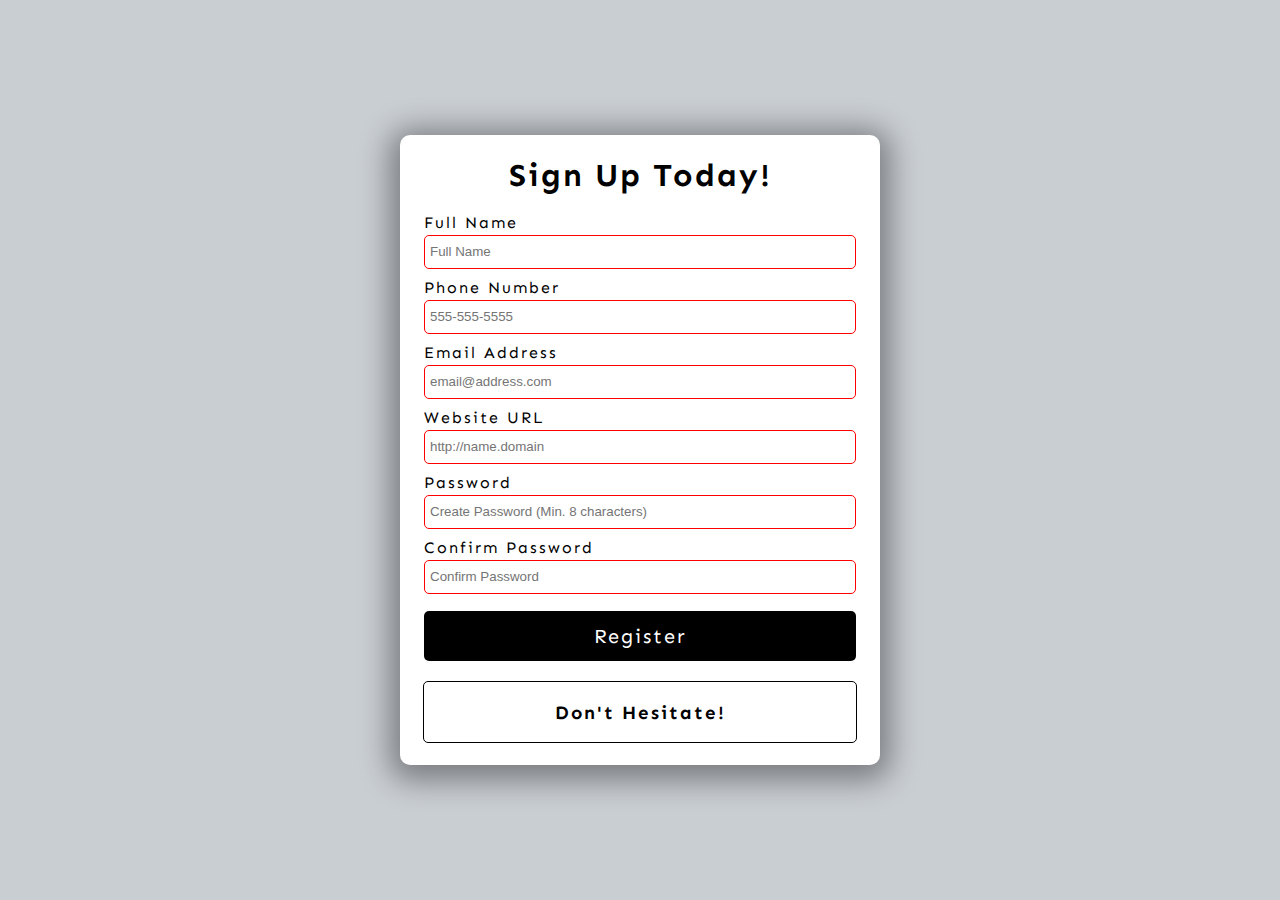
<file: 12 Form Validator/index.html>
<!DOCTYPE html>
<html lang="en">
<head>
    <meta charset="UTF-8">
    <meta name="viewport" content="width=device-width, initial-scale=1.0">
    <title>Form Validator</title>
    <link rel="icon" type="image/png" href="favicon.png">
    <link rel="stylesheet" href="style.css">
</head>
<body>
  <div class="container">
    <h1>Sign Up Today!</h1>
    <!-- Form -->
    <form id="form">
      <!-- Full Name -->
      <div class="form-group">
        <label for="name">Full Name</label>
        <input type="text" id="name" name="name" 
               placeholder="Full Name" required minlength="3" maxlength="100">
      </div>
      <!-- Phone Number -->
      <div class="form-group">
        <label for="phone">Phone Number</label>
        <input type="tel" id="phone" name="phone" 
               placeholder="555-555-5555" required pattern="[0-9]{3}-[0-9]{3}-[0-9]{4}">
      </div>
      <!-- Email Address -->
      <div class="form-group">
        <label for="email">Email Address</label>
        <input type="email" id="email" name="email" 
               placeholder="email@address.com" required>
      </div>
      <!-- Website URL -->
      <div class="form-group">
        <label for="website">Website URL</label>
        <input type="url" id="website" name="website" 
               placeholder="http://name.domain" required>
      </div>
      <!-- Password -->
      <div class="form-group">
        <label for="password1">Password</label>
        <input type="password" id="password1" placeholder="Create Password (Min. 8 characters)" 
               required pattern="^(?=.*\d)(?=.*[a-z])(?=.*[A-Z])(?=.*[a-zA-Z]).{8,}$"
               title="Please include at least 1 uppercase character, 1 lowercase character, and 1 number.">
      </div>
      <!-- Confirm Password -->
      <div class="form-group">
        <label for="password2">Confirm Password</label>
        <input type="password" id="password2" placeholder="Confirm Password"
               required pattern="^(?=.*\d)(?=.*[a-z])(?=.*[A-Z])(?=.*[a-zA-Z]).{8,}$" name="password">
      </div>
      <button type="submit">Register</button>
    </form>
    <!-- Error/Success Message -->
    <div class="message-container">
      <h3 id="message">Don't Hesitate!</h3>
    </div>
  </div>
  <!-- Script -->
  <script src="script.js"></script>
</body>
</html>
</file>
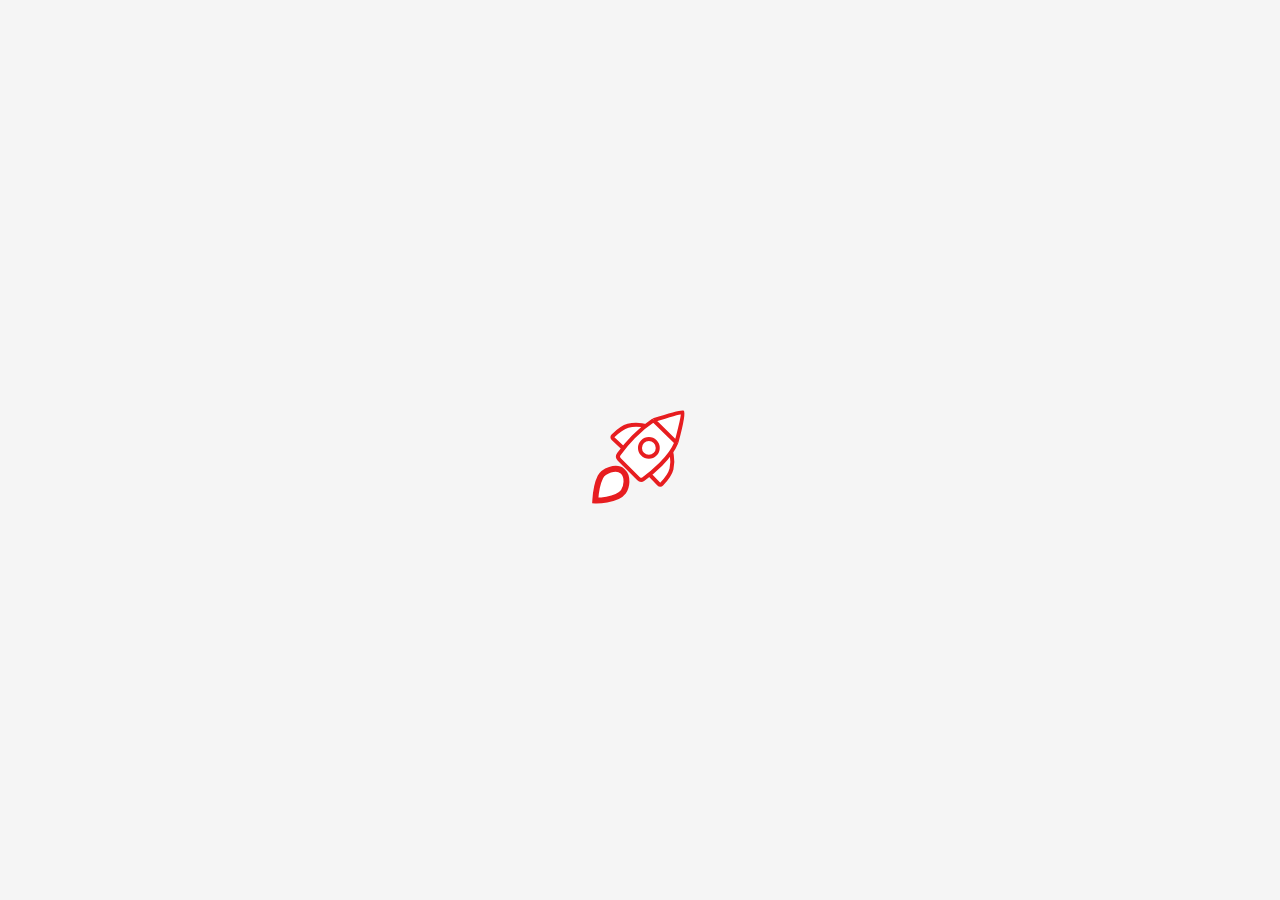
<file: 14 NASA APOD/index.html>
<!DOCTYPE html>
<html lang="en">
<head>
    <meta charset="UTF-8">
    <meta name="viewport" content="width=device-width, initial-scale=1.0">
    <title>NASA APOD</title>
    <link rel="stylesheet" href="style.css">
    <link rel="icon" type="image/png" href="https://s2.googleusercontent.com/s2/favicons?domain=www.nasa.gov">
    <!-- Default Favicon -->
    <!-- <link rel="icon" type="image/png" href="favicon.png"> -->
</head>
<body>
    <!-- Loader -->
    <div class="loader hidden">
        <img src="rocket.svg" alt="Rocket Loading Animation">
    </div>
    <!-- Container -->
    <div class="container">
        <!-- Navigation -->
        <div class="navigation-container">
            <span class="background"></span>
            <!-- Results Nav -->
            <span class="navigation-items" id="resultsNav">
                <h3 class="clickable" onclick="updateDOM('favorites')">Favorites</h3>
                <h3>&nbsp;&nbsp;&nbsp;•&nbsp;&nbsp;&nbsp;</h3>
                <h3 class="clickable" onclick="getNasaPictures()">Load More</h3>
            </span>
            <!-- Favorites Nav -->
            <span class="navigation-items hidden" id="favoritesNav">
                <h3 class="clickable" onclick="getNasaPictures()">Load More NASA Images</h3>
            </span>
        </div>
        <!-- Images Container -->
        <div class="images-container"></div>
    </div>
    <!-- Save Confirmation -->
    <div class="save-confirmed" hidden>
        <h1>ADDED!</h1>
    </div>
    <!-- Script -->
    <script src="script.js"></script>
</body>
</html>
</file>
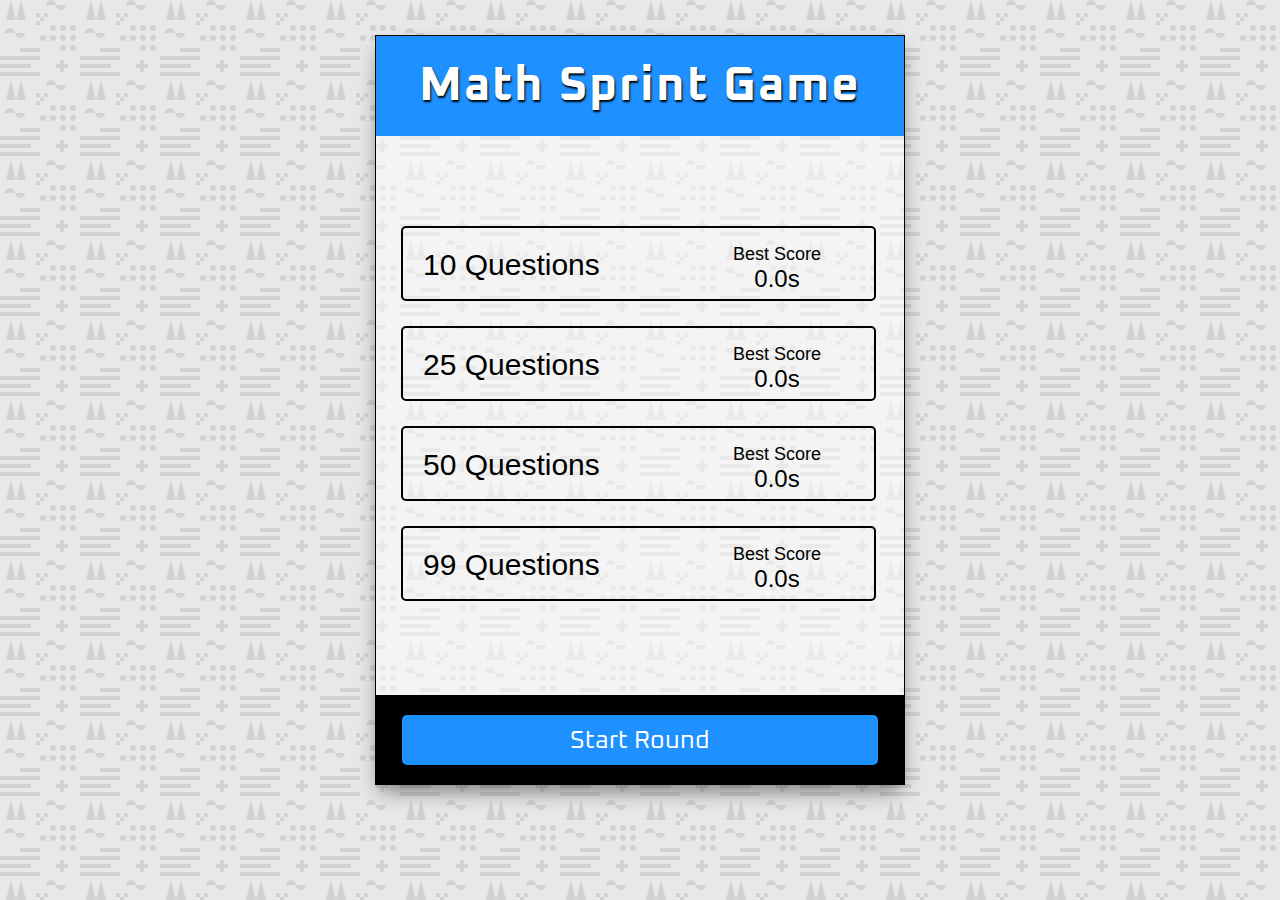
<file: 15 Math Spring Game/index.html>
<!DOCTYPE html>
<html lang="en">
<head>
    <meta charset="UTF-8">
    <meta name="viewport" content="width=device-width, initial-scale=1.0">
    <title>Math Sprint Game</title>
    <link rel="icon" type="image/png" href="favicon.png">
    <link rel="stylesheet" href="style.css">
</head>
<body>
    <div class="game-container">

        <!-- Header -->
        <div class="header">
            <h1>Math Sprint Game</h1>
        </div>

        <!-- Splash Page -->
        <div class="card" id="splash-page">
            <form id="start-form">
                <div class="selection-container">
                    <!-- 10 Questions Radio Input -->
                    <div class="radio-container">
                        <label for="value-10">10 Questions</label>
                        <input type="radio" name="questions" value="10" id="value-10">
                        <span class="best-score">
                            <span>Best Score</span>
                            <span class="best-score-value"></span>
                        </span>
                    </div>
                    <!-- 25 Questions Radio Input -->
                    <div class="radio-container">
                        <label for="value-25">25 Questions</label>
                        <input type="radio" name="questions" value="25" id="value-25">
                        <span class="best-score">
                            <span>Best Score</span>
                            <span class="best-score-value"></span>
                        </span>
                    </div>
                    <!-- 50 Questions Radio Input -->
                    <div class="radio-container">
                        <label for="value-50">50 Questions</label>
                        <input type="radio" name="questions" value="50" id="value-50">
                        <span class="best-score">
                            <span>Best Score</span>
                            <span class="best-score-value"></span>
                        </span>
                    </div>
                    <!-- 99 Questions Radio Input -->
                    <div class="radio-container">
                        <label for="value-99">99 Questions</label>
                        <input type="radio" name="questions" value="99" id="value-99">
                        <span class="best-score">
                            <span>Best Score</span>
                            <span class="best-score-value"></span>
                        </span>
                    </div>
                </div>
                <!-- Start Button -->
                <div class="selection-footer">
                    <button class="start" type="submit">Start Round</button>
                </div>
            </form>
        </div>

        <!-- Countdown Page -->
        <div class="card" id="countdown-page" hidden>
            <h1 class="countdown">3</h1>
        </div>

        <!-- Game Page -->
        <div class="card" id="game-page" hidden>
            <!-- Item Container -->
            <div class="item-container"></div>
            <!-- Right/Wrong Buttons -->
            <div class="item-footer">
                <button class="wrong" onclick="select(false)">Wrong</button>
                <button class="right" onclick="select(true)">Right</button>
            </div>
        </div>        

        <!-- Score Page -->
        <div class="card" id="score-page" hidden>
            <!-- Score Container -->
            <div class="score-container">
                <h1 class="title">Your Time</h1>
                <h1 class="final-time"></h1>
                <h1 class="base-time"></h1>
                <h1 class="penalty-time"></h1>
            </div>
            <!-- Play Again Button -->
            <div class="score-footer">
                <button class="play-again" onclick="playAgain()" hidden>Play Again</button>
            </div>
        </div>

    </div>
    <!-- Script -->
    <script src="shuffle.js"></script>
    <script src="script.js"></script>
</body>
</html>
</file>
<file: 01 Quote Generator/style.css>
@import url("https://fonts.googleapis.com/css2?family=Montserrat:ital,wght@0,100;1,200;1,900&family=Roboto:wght@100&display=swap");

html {
  box-sizing: border-box;
}

body {
  margin: 0;
  min-height: 100vh;
  background-color: #fdfcff;
  background-image: url("data:image/svg+xml,%3Csvg xmlns='http://www.w3.org/2000/svg' viewBox='0 0 304 304' width='304' height='304'%3E%3Cpath fill='%23000000' fill-opacity='0.08' d='M44.1 224a5 5 0 1 1 0 2H0v-2h44.1zm160 48a5 5 0 1 1 0 2H82v-2h122.1zm57.8-46a5 5 0 1 1 0-2H304v2h-42.1zm0 16a5 5 0 1 1 0-2H304v2h-42.1zm6.2-114a5 5 0 1 1 0 2h-86.2a5 5 0 1 1 0-2h86.2zm-256-48a5 5 0 1 1 0 2H0v-2h12.1zm185.8 34a5 5 0 1 1 0-2h86.2a5 5 0 1 1 0 2h-86.2zM258 12.1a5 5 0 1 1-2 0V0h2v12.1zm-64 208a5 5 0 1 1-2 0v-54.2a5 5 0 1 1 2 0v54.2zm48-198.2V80h62v2h-64V21.9a5 5 0 1 1 2 0zm16 16V64h46v2h-48V37.9a5 5 0 1 1 2 0zm-128 96V208h16v12.1a5 5 0 1 1-2 0V210h-16v-76.1a5 5 0 1 1 2 0zm-5.9-21.9a5 5 0 1 1 0 2H114v48H85.9a5 5 0 1 1 0-2H112v-48h12.1zm-6.2 130a5 5 0 1 1 0-2H176v-74.1a5 5 0 1 1 2 0V242h-60.1zm-16-64a5 5 0 1 1 0-2H114v48h10.1a5 5 0 1 1 0 2H112v-48h-10.1zM66 284.1a5 5 0 1 1-2 0V274H50v30h-2v-32h18v12.1zM236.1 176a5 5 0 1 1 0 2H226v94h48v32h-2v-30h-48v-98h12.1zm25.8-30a5 5 0 1 1 0-2H274v44.1a5 5 0 1 1-2 0V146h-10.1zm-64 96a5 5 0 1 1 0-2H208v-80h16v-14h-42.1a5 5 0 1 1 0-2H226v18h-16v80h-12.1zm86.2-210a5 5 0 1 1 0 2H272V0h2v32h10.1zM98 101.9V146H53.9a5 5 0 1 1 0-2H96v-42.1a5 5 0 1 1 2 0zM53.9 34a5 5 0 1 1 0-2H80V0h2v34H53.9zm60.1 3.9V66H82v64H69.9a5 5 0 1 1 0-2H80V64h32V37.9a5 5 0 1 1 2 0zM101.9 82a5 5 0 1 1 0-2H128V37.9a5 5 0 1 1 2 0V82h-28.1zm16-64a5 5 0 1 1 0-2H146v44.1a5 5 0 1 1-2 0V18h-26.1zm102.2 270a5 5 0 1 1 0 2H98v14h-2v-16h124.1zM242 149.9V160h16v34h-16v62h48v48h-2v-46h-48v-66h16v-30h-16v-12.1a5 5 0 1 1 2 0zM53.9 18a5 5 0 1 1 0-2H64V2H48V0h18v18H53.9zm112 32a5 5 0 1 1 0-2H192V0h50v2h-48v48h-28.1zm-48-48a5 5 0 0 1-9.8-2h2.07a3 3 0 1 0 5.66 0H178v34h-18V21.9a5 5 0 1 1 2 0V32h14V2h-58.1zm0 96a5 5 0 1 1 0-2H137l32-32h39V21.9a5 5 0 1 1 2 0V66h-40.17l-32 32H117.9zm28.1 90.1a5 5 0 1 1-2 0v-76.51L175.59 80H224V21.9a5 5 0 1 1 2 0V82h-49.59L146 112.41v75.69zm16 32a5 5 0 1 1-2 0v-99.51L184.59 96H300.1a5 5 0 0 1 3.9-3.9v2.07a3 3 0 0 0 0 5.66v2.07a5 5 0 0 1-3.9-3.9H185.41L162 121.41v98.69zm-144-64a5 5 0 1 1-2 0v-3.51l48-48V48h32V0h2v50H66v55.41l-48 48v2.69zM50 53.9v43.51l-48 48V208h26.1a5 5 0 1 1 0 2H0v-65.41l48-48V53.9a5 5 0 1 1 2 0zm-16 16V89.41l-34 34v-2.82l32-32V69.9a5 5 0 1 1 2 0zM12.1 32a5 5 0 1 1 0 2H9.41L0 43.41V40.6L8.59 32h3.51zm265.8 18a5 5 0 1 1 0-2h18.69l7.41-7.41v2.82L297.41 50H277.9zm-16 160a5 5 0 1 1 0-2H288v-71.41l16-16v2.82l-14 14V210h-28.1zm-208 32a5 5 0 1 1 0-2H64v-22.59L40.59 194H21.9a5 5 0 1 1 0-2H41.41L66 216.59V242H53.9zm150.2 14a5 5 0 1 1 0 2H96v-56.6L56.6 162H37.9a5 5 0 1 1 0-2h19.5L98 200.6V256h106.1zm-150.2 2a5 5 0 1 1 0-2H80v-46.59L48.59 178H21.9a5 5 0 1 1 0-2H49.41L82 208.59V258H53.9zM34 39.8v1.61L9.41 66H0v-2h8.59L32 40.59V0h2v39.8zM2 300.1a5 5 0 0 1 3.9 3.9H3.83A3 3 0 0 0 0 302.17V256h18v48h-2v-46H2v42.1zM34 241v63h-2v-62H0v-2h34v1zM17 18H0v-2h16V0h2v18h-1zm273-2h14v2h-16V0h2v16zm-32 273v15h-2v-14h-14v14h-2v-16h18v1zM0 92.1A5.02 5.02 0 0 1 6 97a5 5 0 0 1-6 4.9v-2.07a3 3 0 1 0 0-5.66V92.1zM80 272h2v32h-2v-32zm37.9 32h-2.07a3 3 0 0 0-5.66 0h-2.07a5 5 0 0 1 9.8 0zM5.9 0A5.02 5.02 0 0 1 0 5.9V3.83A3 3 0 0 0 3.83 0H5.9zm294.2 0h2.07A3 3 0 0 0 304 3.83V5.9a5 5 0 0 1-3.9-5.9zm3.9 300.1v2.07a3 3 0 0 0-1.83 1.83h-2.07a5 5 0 0 1 3.9-3.9zM97 100a3 3 0 1 0 0-6 3 3 0 0 0 0 6zm0-16a3 3 0 1 0 0-6 3 3 0 0 0 0 6zm16 16a3 3 0 1 0 0-6 3 3 0 0 0 0 6zm16 16a3 3 0 1 0 0-6 3 3 0 0 0 0 6zm0 16a3 3 0 1 0 0-6 3 3 0 0 0 0 6zm-48 32a3 3 0 1 0 0-6 3 3 0 0 0 0 6zm16 16a3 3 0 1 0 0-6 3 3 0 0 0 0 6zm32 48a3 3 0 1 0 0-6 3 3 0 0 0 0 6zm-16 16a3 3 0 1 0 0-6 3 3 0 0 0 0 6zm32-16a3 3 0 1 0 0-6 3 3 0 0 0 0 6zm0-32a3 3 0 1 0 0-6 3 3 0 0 0 0 6zm16 32a3 3 0 1 0 0-6 3 3 0 0 0 0 6zm32 16a3 3 0 1 0 0-6 3 3 0 0 0 0 6zm0-16a3 3 0 1 0 0-6 3 3 0 0 0 0 6zm-16-64a3 3 0 1 0 0-6 3 3 0 0 0 0 6zm16 0a3 3 0 1 0 0-6 3 3 0 0 0 0 6zm16 96a3 3 0 1 0 0-6 3 3 0 0 0 0 6zm0 16a3 3 0 1 0 0-6 3 3 0 0 0 0 6zm16 16a3 3 0 1 0 0-6 3 3 0 0 0 0 6zm16-144a3 3 0 1 0 0-6 3 3 0 0 0 0 6zm0 32a3 3 0 1 0 0-6 3 3 0 0 0 0 6zm16-32a3 3 0 1 0 0-6 3 3 0 0 0 0 6zm16-16a3 3 0 1 0 0-6 3 3 0 0 0 0 6zm-96 0a3 3 0 1 0 0-6 3 3 0 0 0 0 6zm0 16a3 3 0 1 0 0-6 3 3 0 0 0 0 6zm16-32a3 3 0 1 0 0-6 3 3 0 0 0 0 6zm96 0a3 3 0 1 0 0-6 3 3 0 0 0 0 6zm-16-64a3 3 0 1 0 0-6 3 3 0 0 0 0 6zm16-16a3 3 0 1 0 0-6 3 3 0 0 0 0 6zm-32 0a3 3 0 1 0 0-6 3 3 0 0 0 0 6zm0-16a3 3 0 1 0 0-6 3 3 0 0 0 0 6zm-16 0a3 3 0 1 0 0-6 3 3 0 0 0 0 6zm-16 0a3 3 0 1 0 0-6 3 3 0 0 0 0 6zm-16 0a3 3 0 1 0 0-6 3 3 0 0 0 0 6zM49 36a3 3 0 1 0 0-6 3 3 0 0 0 0 6zm-32 0a3 3 0 1 0 0-6 3 3 0 0 0 0 6zm32 16a3 3 0 1 0 0-6 3 3 0 0 0 0 6zM33 68a3 3 0 1 0 0-6 3 3 0 0 0 0 6zm16-48a3 3 0 1 0 0-6 3 3 0 0 0 0 6zm0 240a3 3 0 1 0 0-6 3 3 0 0 0 0 6zm16 32a3 3 0 1 0 0-6 3 3 0 0 0 0 6zm-16-64a3 3 0 1 0 0-6 3 3 0 0 0 0 6zm0 16a3 3 0 1 0 0-6 3 3 0 0 0 0 6zm-16-32a3 3 0 1 0 0-6 3 3 0 0 0 0 6zm80-176a3 3 0 1 0 0-6 3 3 0 0 0 0 6zm16 0a3 3 0 1 0 0-6 3 3 0 0 0 0 6zm-16-16a3 3 0 1 0 0-6 3 3 0 0 0 0 6zm32 48a3 3 0 1 0 0-6 3 3 0 0 0 0 6zm16-16a3 3 0 1 0 0-6 3 3 0 0 0 0 6zm0-32a3 3 0 1 0 0-6 3 3 0 0 0 0 6zm112 176a3 3 0 1 0 0-6 3 3 0 0 0 0 6zm-16 16a3 3 0 1 0 0-6 3 3 0 0 0 0 6zm0 16a3 3 0 1 0 0-6 3 3 0 0 0 0 6zm0 16a3 3 0 1 0 0-6 3 3 0 0 0 0 6zM17 180a3 3 0 1 0 0-6 3 3 0 0 0 0 6zm0 16a3 3 0 1 0 0-6 3 3 0 0 0 0 6zm0-32a3 3 0 1 0 0-6 3 3 0 0 0 0 6zm16 0a3 3 0 1 0 0-6 3 3 0 0 0 0 6zM17 84a3 3 0 1 0 0-6 3 3 0 0 0 0 6zm32 64a3 3 0 1 0 0-6 3 3 0 0 0 0 6zm16-16a3 3 0 1 0 0-6 3 3 0 0 0 0 6z'%3E%3C/path%3E%3C/svg%3E");
  font-family: "Montserrat", sans-serif;
  font-family: "Roboto", sans-serif;
  font-weight: 700;
  color: #000;
  text-align: center;
  display: flex;
  align-items: center;
  justify-content: center;
}

.quote-container {
  width: auto;
  max-width: 900px;
  padding: 20px 30px;
  border-radius: 10px;
  background-color: rgba(255, 255, 255, 0.4);
  box-shadow: 0 10px 10px 10px rgba(0, 0, 0, 0.2);
}

.quote-text{
  font-size: 2.75rem;
}

.long-quote {
  font-size: 2rem;
}

.fa-quote-left {
  font-size: 4rem;
}

.quote-author{
  margin-top: 15px;
  font-size: 2rem;
  font-weight: 400;
  font-style: italic;
}

.button-container {
  margin-top: 15px;
  display: flex;
  justify-content: space-between;
}

button {
  cursor: pointer;
  font-size: 1.2rem;
  height: 2.5rem;
  border: none;
  border-radius: 10px;
  color: #fff;
  background: #333;
  outline: none;
  padding: 0.5rem 1.8rem;
  box-shadow: 0 0.3rem rgba(121,121, 121, 0.65);
}

button:hover {
  filter: brightness(110%);
}

button:active {
  transform: translate(0,0.3rem);
  box-shadow: 0 0.1rem rgba(255,255, 255, 0.65);
}

.twitter-button:hover {
  color: #38a1f3
}

.fa-twitter {
  font-size: 1.5rem;
}

.loader {
  border: 16px solid #f3f3f3;
  border-top: 16px solid #333; 
  border-radius: 50%;
  width: 120px;
  height: 120px;
  animation: spin 2s linear infinite;
}

@keyframes spin {
  0% { transform: rotate(0deg); }
  100% { transform: rotate(360deg); }
}


/* Media Query: Tablet or Smaller */
@media screen and (max-width:1000px) {
  .quote-container {
    margin: auto 10px;
  }

  .quote-text{
    font-size: 1.5rem;
  }
}
</file>
<file: 02 Infinity Scroll/style.css>
@import url('https://fonts.googleapis.com/css2?family=Bebas+Neue&display=swap');
html{
    box-sizing: border-box;
}
body{
    margin: 0;    
    font-family: Bebas Neue, sans-serif;
    background: whitesmoke;
}
h1 {   
    margin-top: 25px;
    margin-bottom: 15px; 
    font-size: 40px;
    letter-spacing: 5px;
    text-align: center;
}
.loader {
    position: fixed;
    top: 0;
    bottom: 0;
    left: 0;
    right: 0;
}
.loader img{
    position: fixed;
    top: 50%;
    left: 50%;
    transform: translate(-50%, -50%);
}

/* images container */
.images-container {
    margin: 10px 30%;
}
.images-container img{
    width: 100%;
    margin-top: 5px;
}

/* Media query: Big Smartphone*/
@media screen and (max-width: 600px){
    h1 {
        font-size: 25px;
    }
    .images-container {
        margin: 10px;
    }
}
</file>
<file: 03 Picture In Picture/style.css>
@import url("https://fonts.googleapis.com/css2?family=Courgette&display=swap");

:root {
  --border-size: 0.125rem;
  --duration: 250ms;
  --ease: cubic-bezier(0.215, 0.61, 0.355, 1);
  --font-family: monospace;
  --color-primary: white;
  --color-secondary: black;
  --color-tertiary: dodgerblue;
  --shadow: rgba(0, 0, 0, 0.1);
  --space: 1rem;
}

html {
  box-sizing: border-box;
}

body {
  margin: 0;
  height: 100vh;
  display: flex;
  justify-content: center;
  align-items: center;
  text-align: center;
  background-color: whitesmoke;
  font-family: "Courgette", cursive;
}

.multi-button {
  display: flex;
  justify-content: center;
  align-items: center;
}

h1 {
  text-align: center;
  font-size: 4rem;
}

h3 {
  font-style: italic;
  text-align: center;
  color: rgb(104, 156, 111);
}

.multi-button {
  display: flex;
  width: 100%;
  box-shadow: var(--shadow) 4px 4px;
}

.multi-button button {
  flex-grow: 1;
  cursor: pointer;
  position: relative;
  padding: calc(var(--space) / 1.125) var(--space) var(--space);
  border: var(--border-size) solid black;
  color: var(--color-secondary);
  background-color: var(--color-primary);
  font-size: 1.5rem;
  font-family: var(--font-family);
  text-transform: lowercase;
  text-shadow: var(--shadow) 2px 2px;
  transition: flex-grow var(--duration) var(--ease);
}

.multi-button button + button {
  border-left: var(--border-size) solid black;
  margin-left: calc(var(--border-size) * -1);
}

.multi-button button:hover,
.multi-button button:focus {
  flex-grow: 2;
  color: white;
  outline: none;
  text-shadow: none;
  background-color: var(--color-secondary);
}

.multi-button button:focus {
  outline: var(--border-size) dashed var(--color-primary);
  outline-offset: calc(var(--border-size) * -3);
}

.multi-button:hover button:focus:not(:hover) {
  flex-grow: 1;
  color: var(--color-secondary);
  background-color: var(--color-primary);
  outline-color: var(--color-tertiary);
}

.multi-button button:active {
  transform: translateY(var(--border-size));
}

@media screen and (max-width: 600px) {
  body {
    margin: 10px;
  }

  h1 {
    font-size: 2rem;
  }

  h2 {
    font-size: 1.3rem;
  }

  #button, #button-start {
    font-size: 1.2rem;
  }
}
</file>
<file: 05 Light & Dark Mode/style.css>
@import url('https://fonts.googleapis.com/css2?family=Comfortaa&family=Kaushan+Script&family=Oswald&display=swap');

:root {
    --primary-color: rgb(255, 92, 92);
    --primary-variant: #ff2d2d;
    --secondary-color: #1b9999;
    --on-primary: rgb(250, 250, 250);
    --on-background: rgb(66, 66, 66);
    --on-background-alt: rgba(66, 66, 66, 0.7);
    --background: rgb(255, 255, 255);
    --box-shadow: 0 5px 20px 1px rgba(0, 0, 0, 0.5);
  }
  
  [data-theme="dark"] {
    --primary-color: rgb(7, 161, 250);
    --primary-variant: #6c63ff;
    --secondary-color: #03dac5;
    --on-primary: #000;
    --on-background: rgba(255, 255, 255, 0.9);
    --on-background-alt: rgba(255, 255, 255, 0.7);
    --background: #121212;
  }
  
  html {
    box-sizing: border-box;
    scroll-behavior: smooth;  /*allows a smooth movement to the section clicked on from the nav bar*/
  }
  
  body {
    margin: 0;
    color: var(--on-background);
    font-family: Comfortaa, sans-serif;
    background-color: var(--background);
    background-image: url("data:image/svg+xml,%3Csvg width='180' height='180' viewBox='0 0 180 180' xmlns='http://www.w3.org/2000/svg'%3E%3Cpath d='M82.42 180h-1.415L0 98.995v-2.827L6.167 90 0 83.833V81.004L81.005 0h2.827L90 6.167 96.167 0H98.996L180 81.005v2.827L173.833 90 180 96.167V98.996L98.995 180h-2.827L90 173.833 83.833 180H82.42zm0-1.414L1.413 97.58 8.994 90l-7.58-7.58L82.42 1.413 90 8.994l7.58-7.58 81.006 81.005-7.58 7.58 7.58 7.58-81.005 81.006-7.58-7.58-7.58 7.58zM175.196 0h-25.832c1.033 2.924 2.616 5.59 4.625 7.868C152.145 9.682 151 12.208 151 15c0 5.523 4.477 10 10 10 1.657 0 3 1.343 3 3v4h16V0h-4.803c.51.883.803 1.907.803 3 0 3.314-2.686 6-6 6s-6-2.686-6-6c0-1.093.292-2.117.803-3h10.394-13.685C161.18.938 161 1.948 161 3v4c-4.418 0-8 3.582-8 8s3.582 8 8 8c2.76 0 5 2.24 5 5v2h4v-4h2v4h4v-4h2v4h2V0h-4.803zm-15.783 0c-.27.954-.414 1.96-.414 3v2.2c-1.25.254-2.414.74-3.447 1.412-1.716-1.93-3.098-4.164-4.054-6.612h7.914zM180 17h-3l2.143-10H180v10zm-30.635 163c-.884-2.502-1.365-5.195-1.365-8 0-13.255 10.748-24 23.99-24H180v32h-30.635zm12.147 0c.5-1.416 1.345-2.67 2.434-3.66l-1.345-1.48c-1.498 1.364-2.62 3.136-3.186 5.14H151.5c-.97-2.48-1.5-5.177-1.5-8 0-12.15 9.84-22 22-22h8v30h-18.488zm13.685 0c-1.037-1.793-2.976-3-5.197-3-2.22 0-4.16 1.207-5.197 3h10.394zM0 148h8.01C21.26 148 32 158.742 32 172c0 2.805-.48 5.498-1.366 8H0v-32zm0 2h8c12.15 0 22 9.847 22 22 0 2.822-.53 5.52-1.5 8h-7.914c-.567-2.004-1.688-3.776-3.187-5.14l-1.346 1.48c1.09.99 1.933 2.244 2.434 3.66H0v-30zm15.197 30c-1.037-1.793-2.976-3-5.197-3-2.22 0-4.16 1.207-5.197 3h10.394zM0 32h16v-4c0-1.657 1.343-3 3-3 5.523 0 10-4.477 10-10 0-2.794-1.145-5.32-2.992-7.134C28.018 5.586 29.6 2.924 30.634 0H0v32zm0-2h2v-4h2v4h4v-4h2v4h4v-2c0-2.76 2.24-5 5-5 4.418 0 8-3.582 8-8s-3.582-8-8-8V3c0-1.052-.18-2.062-.512-3H0v30zM28.5 0c-.954 2.448-2.335 4.683-4.05 6.613-1.035-.672-2.2-1.16-3.45-1.413V3c0-1.04-.144-2.046-.414-3H28.5zM0 17h3L.857 7H0v10zM15.197 0c.51.883.803 1.907.803 3 0 3.314-2.686 6-6 6S4 6.314 4 3c0-1.093.292-2.117.803-3h10.394zM109 115c-1.657 0-3 1.343-3 3v4H74v-4c0-1.657-1.343-3-3-3-5.523 0-10-4.477-10-10 0-2.793 1.145-5.318 2.99-7.132C60.262 93.638 58 88.084 58 82c0-13.255 10.748-24 23.99-24h16.02C111.26 58 122 68.742 122 82c0 6.082-2.263 11.636-5.992 15.866C117.855 99.68 119 102.206 119 105c0 5.523-4.477 10-10 10zm0-2c-2.76 0-5 2.24-5 5v2h-4v-4h-2v4h-4v-4h-2v4h-4v-4h-2v4h-4v-4h-2v4h-4v-2c0-2.76-2.24-5-5-5-4.418 0-8-3.582-8-8s3.582-8 8-8v-4c0-2.64 1.136-5.013 2.946-6.66L72.6 84.86C70.39 86.874 69 89.775 69 93v2.2c-1.25.254-2.414.74-3.447 1.412C62.098 92.727 60 87.61 60 82c0-12.15 9.84-22 22-22h16c12.15 0 22 9.847 22 22 0 5.61-2.097 10.728-5.55 14.613-1.035-.672-2.2-1.16-3.45-1.413V93c0-3.226-1.39-6.127-3.6-8.14l-1.346 1.48C107.864 87.987 109 90.36 109 93v4c4.418 0 8 3.582 8 8s-3.582 8-8 8zM90.857 97L93 107h-6l2.143-10h1.714zM80 99c3.314 0 6-2.686 6-6s-2.686-6-6-6-6 2.686-6 6 2.686 6 6 6zm20 0c3.314 0 6-2.686 6-6s-2.686-6-6-6-6 2.686-6 6 2.686 6 6 6z' fill='%2349ceca' fill-opacity='0.3' fill-rule='evenodd'/%3E%3C/svg%3E");
  }
  
  section {
    min-height: 100vh;
    display: flex;
    justify-content: center;
    align-items: center;
    flex-direction: column;
  }
  
  h1 {
    font-family: Kaushan Script, sans-serif;
    font-size: 100px;
    margin-bottom: 0;
  }
  
  h2 {
      color: var(--on-background-alt);
    font-size: 32px;
    font-weight: normal;
  }
  
  /* Navigation */
  nav {
    z-index: 10;  /*always remain on top of every other element, by default everyother element has a z-index of 1*/
    position: fixed;  /*as the user scrolls the nav bar will always remain on top and in sight*/
    font-family: Oswald, sans-serif;
    font-size: 24px;   
    letter-spacing: 3px; 
    padding: 25px;         /*all sides have a gap of 25px between our top, bottom, left, right navigation*/
    width: 100vw;           /*as wide as the window*/ 
    background: rgb(255 255 255 / 50%);  
  }
  
  a {
    margin-right: 25px;
    color: var(--primary-color);  /* anchor elements will be primary color*/
    text-decoration: none;
    border-bottom: 3px solid transparent;
    font-weight: bold;
  }
  
  a:hover,
  a:focus {
    color: var(--on-background);
    border-bottom: 3px solid;
  }
  
  /* Home Section */
  .title-group {
    text-align: center;
  }
  
  /* About Section */
  .about-container {
    display: flex;
  }
  
  .image-container {
    border: 1px solid var(--secondary-color);
    border-radius: 10px;
    padding: 30px 40px;
    margin-right: 25px;
    width: auto;
    background: var(--background);
    box-shadow: var(--box-shadow);
    transition: transform 0.5 ease;
  }

  .image-container:hover {
    cursor: pointer;
    transform: scale(1.1);
  }
  
  img {
    height: 300px;
    width: 300px;
  }
  
  /* Projects Section */
  .buttons {
    margin-top: 15px;
    margin-bottom: 50px;
  }
  
  button {
    min-width: 100px;
    height: 40px;
    cursor: pointer;
    border-radius: 10px;
    margin-right: 10px;
    border: 2px solid var(--primary-color);
    font-size: 15px;
    outline: none;
  }
  
  button:disabled {
    opacity: 0.4;
    cursor: default;
  }
  
  button:hover:not(.outline) {
    filter: brightness(110%);
  }
  
  .primary {
    background: var(--primary-color);
    color: var(--on-primary);
  }
  
  .secondary {
    border: 2px solid var(--secondary-color);
  }
  
  .secondary,
  .secondary:hover,
  .outline.secondary:hover {
    background: var(--secondary-color);
    color: var(--on-primary);
  }
  
  .outline {
    background: var(--background);
    color: var(--on-background);
  }
  
  .outline:hover {
    background: var(--primary-color);
    color: var(--on-primary);
  }
  
  .text-box {
    width: 40%;
    text-align: justify;
    background: rgb(0 0 0 / 50%);
    color: var(--on-primary);
    border-radius: 10px;
    padding: 30px;
  }
  
  p {
    margin: 0;
    line-height: 25px;
  }
  
  /* Contact Section */
  .fab {
    font-size: 100px;
    margin-right: 50px;
    cursor: pointer;
    color: var(--primary-color);
    transition: transform 0.5s ease;
  }
  
  .fab:hover {
    color: var(--on-background);
    transform: scale(1.2);
  }
  
  /* Dark Mode Toggle */
  .theme-switch-wrapper {
    display: flex;
    align-items: center;
    z-index: 100;
    position: fixed;
    right: 25px;
    top: 30px;
  }
  
  .theme-switch-wrapper span {
    margin-right: 10px;
    font-size: 1rem;
  }
  
  .toggle-text {
    position: relative;
    top: -4px;
    right: 5px;
    color: var(--on-background);
  }
  
  .theme-switch {
    display: inline-block;
    height: 34px;
    position: relative;
    width: 60px;
  }
  
  .theme-switch input {
    display: none;
  }
  
  .slider {
    background: #ccc;
    bottom: 0;
    cursor: pointer;
    left: 0;
    position: absolute;
    right: 0;
    top: 0;
    transition: 0.4s;
  }
  
  .slider::before {
    background: #fff;
    bottom: 4px;
    content: "";
    height: 26px;
    left: 4px;
    position: absolute;
    transition: 0.4s;
    width: 26px;
  }
  
  input:checked + .slider {
    background: var(--primary-color);
  }
  
  input:checked + .slider::before {
    transform: translateX(26px);
  }
  
  .slider.round {
    border-radius: 34px;
  }
  
  .slider.round::before {
    border-radius: 50%;
  }
  
  .fas {
    font-size: 30px;
    margin-right: 5px;
  }
</file>
<file: 07 Navigation Nation/style.css>
@import url('https://fonts.googleapis.com/css2?family=Sigmar+One&display=swap');
:root{
  --primaryColor:#fff;
  --navColor1:#AA5039;
  --navColor2:#582A72;
  --navColor3:#ABA239;
  --navColor4:#236865;
  --navColor5:#388C2F;
}
html{
  box-sizing:border-box;
  scroll-behavior: smooth;
}
body{
  margin: 0;
  font-family: 'Sigmar One', cursive;
}
h1{
  font-size: 5rem;
  color: #333;
  transition: all 2s;
  cursor: pointer;
}
h1:hover{
  transform: scale(1.2);
}
h2{
  font-size: 1.5rem;
  text-shadow:5px 5px 9px #333;
}
/*overlay*/
.overlay{
  position: fixed;
  z-index: 9;
  top: 0;
  left: 0;
  width: 100vw;
  height: 100vh;
  background-color: rgba(0,0,0,0.7);
  transform: translateX(-100vw);
}

.overlay-slide-right{
  transition: all 0.4s ease-in-out;
  transform: translateX(0);
}
.overlay-slide-left{
  transition: all 0.8s ease-in-out;
  transform: translateX(-100vw);
}
/*nav*/
nav,nav ul{
  height: 100vh;
  margin: 0;
  padding: 0;
}
nav ul{
  display: flex;
  flex-direction: column;
  justify-content: stretch;
  list-style: none;
}
nav ul li{
  height: 20%;
  overflow: hidden;

}
nav li a{
  position: relative;
  top:45%;
  color: #fff;
  text-transform: uppercase;
  letter-spacing: 4px;
  text-decoration: none;
  display: block;
  text-align: center;
  transition: 0.8s;
}
nav li a:hover{
  transform: scale(1.2);
}
nav li a::before{
  content: '';
  width: 25vw;
  height: 3px;
  background-color: white;
  position: absolute;
  top: 47.5%;
  left: 0;
  opacity: 0;
}
nav li a:hover::before{
  opacity: 1;
}
nav li:nth-of-type(1){
  background-color: var(--navColor2);
}
nav li:nth-of-type(2){
  background-color: var(--navColor3);
}
nav li:nth-of-type(3){
  background-color: var(--navColor4);
}
nav li:nth-of-type(4){
  background-color: var(--navColor5);
}
/*slide in animation*/
.slide-in-1{
  animation: slide-in 0.4s linear 0.2s both;
}
.slide-in-2{
  animation: slide-in 0.4s linear 0.4s both;
}
.slide-in-3{
  animation: slide-in 0.4s linear 0.6s both;
}
.slide-in-4{
  animation: slide-in 0.4s linear 0.8s both;
}
.slide-in-5{
  animation: slide-in 0.4s linear 1s both;
}
@keyframes slide-in{
  from{
    transform: translateX(-100%);
  }
  to{
    transform: translateX(0);
  }
}
/*slide out animation*/
.slide-out-1{
  animation: slide-out 0.3s linear 0.5s both;
}
.slide-out-2{
  animation: slide-out 0.3s linear 0.4s both;
}
.slide-out-3{
  animation: slide-out 0.3s linear 0.3s both;
}
.slide-out-4{
  animation: slide-out 0.3s linear 0.2s both;
}
.slide-out-5{
  animation: slide-out 0.3s linear 0.1s both;
}
@keyframes slide-out{
  from{
    transform: translateX(0);
  }
  to{
    transform: translateX(-100%);
  }
}
/* menu icon  */
#menu-bars {
  display: inline-block;
  cursor: pointer;
  position: fixed;
  top:1rem;
  right: 2rem;
  z-index: 10;
}

.bar1, .bar2, .bar3 {
  width: 35px;
  height: 5px;
  background-color: #333;
  margin: 6px 0;
  transition: 0.4s;
}

.change .bar1 {
  -webkit-transform: rotate(-45deg) translate(-9px, 6px);
  transform: rotate(-45deg) translate(-9px, 6px);
}

.change .bar2 {opacity: 0;}

.change .bar3 {
  -webkit-transform: rotate(45deg) translate(-8px, -8px);
  transform: rotate(45deg) translate(-8px, -8px);
}
/*section*/
section{
  width: 100%;
  height: 100vh;
  position: relative;
  display: flex;
  justify-content: center;
  align-items: center;
  text-transform: uppercase;
  letter-spacing: 2px;
  color: var(--primaryColor);
}
section#home{
  background: url(https://images.unsplash.com/photo-1513530176992-0cf39c4cbed4?ixlib=rb-1.2.1&ixid=eyJhcHBfaWQiOjEyMDd9&auto=format&fit=crop&w=1350&q=80) center center no-repeat;
  background-size: cover;
}
.title{
  display: inline;
}
section#product1{
  background-color: var(--navColor2);
}
section#product2{
  background-color: var(--navColor3);
}
section#product3{
  background-color: var(--navColor4);
}
section#product4{
  background-color: var(--navColor5);
}
</file>
<file: 09 Custom Countdown/style.css>
@import url('https://fonts.googleapis.com/css?family=Karla&display=swap');
html {
  box-sizing: border-box;
  font-family: Oswald, Helvetica, Arial, sans-serif;
  letter-spacing: 1px;
}

body {
  margin: 0;
  min-height: 100vh;
  overflow-y: hidden;
  display: flex;
  align-items: center;
}

/* Video Background */
.video-background {
  position: fixed;
  right: 0;
  bottom: 0;
  width: 100vw;
  height: auto;
  object-fit: cover;
}

video {
  position: absolute;
  top: 50%;
  left: 50%;
  transform: translate(-50%, -50%);
}
.navbar {
  padding: 10px 0px;
  background-color: rgba(82, 115, 167, 0.7);
  display: flex;
  justify-content: space-around;
  color: white;
  font-size: 30px;
  box-shadow: 0 10px 10px 10px rgba(0, 0, 0, 0.25);
}
.navbar-item {
  text-align: center;
}
.fixed-top {
  position: fixed;
  top: 0;
  right: 0;
  left: 0;
  z-index: 10;
}

a {
  color: white;
  text-decoration: none;
}

a:hover {
  color: black;
  text-decoration: none;
  cursor: pointer;
  transition: ease-in 0.3s;
  transform: scale(1.05);
}

/* Container */
#container {
  min-width: 580px;
  min-height: 304px;
  color: black;
  margin: 0 auto;
  padding: 25px 50px;
  border-radius: 10px;
  z-index: 2;
  display: flex;
  justify-content: center;
}
.single-container {
  min-width: 580px;
  min-height: 304px;
  min-width: 400px;
  min-height: 245px;
  color: black;
  margin: 0 auto;
  padding: 25px 50px;
  border-radius: 10px;
  z-index: 2;
  display: flex;
  justify-content: center;
  background-color: rgba(255, 255, 255, 0.8);
}

.input-container {
  position: relative;
  top: 20px;
}

.add-button {
  color: white;
}
.add-button:hover {
  color: black;
  cursor: pointer;
  transition: ease-in 0.3s;
  transform: scale(1.05);
}

h1 {
  font-size: 35px;
  text-align: center;
  margin-top: 0;
  margin-bottom: 10px;
}
/* Modal */
.modal-container {
  background: rgba(0, 0, 0, 0.6);
  display: none;
  position: fixed;
  top: 0;
  left: 0;
  right: 0;
  bottom: 0;
}

.show-modal {
  display: flex;
  align-items: center;
  justify-content: center;
  z-index: 10;
}

.modal {
  background: #fff;
  box-shadow: 0 0 10px rgba(0, 0, 0, 0.8);
  max-width: 95%;
  width: 500px;
  animation: modalopen 1s;
}

@keyframes modalopen {
  from {
    opacity: 0;
  }

  to {
    opacity: 1;
  }
}

.close-icon {
  float: right;
  color: white;
  font-size: 24px;
  position: relative;
  top: 13px;
  right: 13px;
  cursor: pointer;
}

.modal-header {
  background-color: rgb(82, 115, 167);
  color: white;
  padding: 5px;
}

h3 {
  margin: 5px;
  text-align: center;
  font-size: 25px;
}

.modal-content {
  padding: 20px;
  background: whitesmoke;
}
.suggested-list {
  display: flex;
  flex-direction: column;
  align-items: center;
  margin-top: 0;
}
.suggested-list-li {
  font-size: 20px;
}
.suggested-list-li:hover {
  color: blue;
  cursor: pointer;
}

/* Form */
.form {
  width: 480px;
}

label {
  font-weight: bold;
  margin-left: 10px;
}

input {
  width: 95%;
  margin-bottom: 10px;
  padding: 10px;
  border: 1px solid #ccc;
  border-radius: 7px;
  background: #fff;
  outline: none;
  font-family: Oswald, Helvetica, Arial, sans-serif;
  font-size: 18px;
  letter-spacing: 1px;
}

/* Button */
button {
  width: 100%;
  height: 40px;
  border-radius: 7px;
  margin: 15px 0px;
  border: none;
  text-transform: uppercase;
  background: rgb(82, 115, 167);
  color: white;
  cursor: pointer;
  outline: none;
  padding: 10px;
}
button:hover {
  transform: translateY(-3px);
  box-shadow: 0 1rem 2rem rgba(0, 0, 0, 0.2);
  transition: all 0.2s;
}
button::after {
  transform: scaleX(1.4) scaleY(1.6);
  opacity: 0;
  transition: all 0.2s;
}

button:active,
button:focus {
  outline: none;
  transform: translateY(-1px);
  box-shadow: 0 0.5rem 1rem rgba(0, 0, 0, 0.2);
  transition: all 0.2s;
}

/* Countdown */
ul {
  margin-left: -45px;
}

li {
  display: inline-block;
  font-size: 30px;
  list-style-type: none;
  padding: 10px;
  text-transform: uppercase;
}

li span {
  display: block;
  font-size: 80px;
  text-align: center;
}

/* Complete */
.complete {
  position: relative;
  top: 60px;
}
.complete-title {
  animation: completedAnnoucement 0.7s infinite;
}

@keyframes completedAnnoucement {
  0% {
    /* color: rgb(255, 0, 106); */
  }
  25% {
    color: rgb(163, 10, 74);
  }
  50% {
    color: rgb(255, 0, 106);
    transform: translateY(15px);
    /* font-size: 16px; */
  }
  75% {
    /* color: rgb(195, 207, 18); */
  }
  100% {
    /* color: rgb(255, 0, 106); */
  }
}
/* Media Query: Large Smartphone (Vertical) */
@media screen and (max-width: 750px) {
  video {
    object-fit: cover;
    object-position: 25%;
    margin-top: -1px;
  }

  .video-background {
    height: 100vh;
    width: 100vw;
  }
  .navbar {
    padding: 10px 20px;
    font-size: 21px;
    align-items: center;
  }

  .single-container {
    min-width: unset;
    width: 95vw;
    min-height: 245px;
    padding: 20px;
    margin: 10px;
  }

  .input-container {
    top: unset;
  }

  .countdown {
    position: relative;
    top: 10px;
  }

  .form {
    width: unset;
  }

  input {
    width: 93%;
  }

  h1 {
    font-size: 30px;
  }

  li {
    font-size: 18px;
    padding: 8px;
  }

  li span {
    font-size: 40px;
  }
}
@media screen and (max-width: 350px) {
  .navbar {
    padding: 10px 20px;
    font-size: 21px;
    align-items: center;
  }
  li {
    font-size: 14px;
    padding: 7px;
  }
  li span {
    font-size: 40px;
  }
}
</file>
<file: 10 Book Keeper/style.css>
@import url('https://fonts.googleapis.com/css2?family=Piazzolla&display=swap');

:root {
  --primary-color: #ea3131;
  --border-radiuse: 15px;
}

html {
  box-sizing: border-box;
}

body {
  margin: 0;
  min-height: 100vh;
  font-family: Piazzolla, 'Lucida Sans', 'Lucida Sans Regular', 'Lucida Grande', 'Lucida Sans Unicode', Geneva, Verdana, sans-serif;
  color: rgba(214, 210, 206, 0.938);
  background-color: var(--primary-color);
  background-image: url("data:image/svg+xml,%3Csvg width='42' height='44' viewBox='0 0 42 44' xmlns='http://www.w3.org/2000/svg'%3E%3Cg id='Page-1' fill='none' fill-rule='evenodd'%3E%3Cg id='brick-wall' fill='%23494949' fill-opacity='0.4'%3E%3Cpath d='M0 0h42v44H0V0zm1 1h40v20H1V1zM0 23h20v20H0V23zm22 0h20v20H22V23z'/%3E%3C/g%3E%3C/g%3E%3C/svg%3E");
  }

h1 {
  margin: 20px auto;
  background: rgba(0, 0, 0, 0.5);
  width: 280px;
  text-align: center;
  border-radius: var(--border-radiuse);
  padding: 10px;
  color: rgba(241, 208, 19, 0.938);
  cursor: pointer;
  text-transform: uppercase;
  user-select: none;
}

h1:hover {
  background: rgba(0, 0, 0, 0.8);
}

/* Bookmarks */
.container {
  display: flex;
  flex-direction: row;
  flex-wrap: wrap;
}

.item {
  background: rgba(0, 0, 0, 0.5);
  margin: 10px;
  padding: 20px;
  border-radius: var(--border-radiuse);
}

.item:hover {
  background: rgba(0, 0, 0, 0.7);
}

a {
  text-decoration: none;
  color: #fff;
  text-transform: uppercase;
  font-size: 1.3rem;
}

a:link, a:visited {
  text-decoration: none;
  color: #fff;
}

a:hover, a:active {
  text-decoration: underline;
}

.fa-times {
  float: right;
  cursor: pointer;
  z-index: 2;
}

.name {
  margin-top: 20px;
  margin-right: 20px;
}

.name img {
  height: 20px;
  width: 20px;
  vertical-align: sub;
  margin-right: 5px;
}

/* Modal */
.modal-container {
  background: rgba(0, 0, 0, 0.7);
  display: none;
  position: fixed;
  top: 0;
  bottom: 0;
  left: 0;
  right: 0;
}

.show-modal {
  display: flex;
  justify-content: center;
  align-items: center;
}

.modal {
  background: white;
  box-shadow: 0 0 10px rgba(0, 0, 0, 0.8);
  max-width: 95%;
  width: 500px;
  animation: modalopen 1.5s;
}

@keyframes modalopen {
  from {
    opacity: 0;
  }
  to {
    opacity: 1;
  }
}

.close-icon {
  float: right;
  color: white;
  font-size: 24px;
  position: relative;
  top: 13px;
  right: 13px;
  cursor: pointer;
}

.modal-header {
  background: var(--primary-color);
  color: white;
  padding: 15px;
}

h3 {
  margin: 0;
}

.modal-content {
  padding: 20px;
  background: whitesmoke;
}

/* Form */
.form-group {
  height: 55px;
}

.form-input {
  width: 97%;
  padding: 5px;
  border: 2px solid var(--primary-color);
  border-radius: var(--border-radiuse);
  display: block;
  outline: none;
}
.form-label {
  color: var(--primary-color);
  display: block;
}
button {
  cursor: pointer;
  color: white;
  background: var(--primary-color);
  border-radius: var(--border-radiuse);
  border: none;
  padding: 5px;
  height: 30px;
  width: 100px;
  margin-top: 10px;
}
button:hover {
  filter: brightness(110%);
}
button:focus {
  outline: none;
}

/* Media Query: Large Smartphone */
@media only screen and (max-width: 600px) {
  .container {
    flex-direction: column;
  }
}
</file>
<file: 11 Video Player/style.css>
:root {
  --primary-color: dodgerblue;
  --font-color: white;
}

html {
  box-sizing: border-box;
}

body {
  margin: 0;
  min-height: 100vh;
  background-color: #fbead6;
  background-image: url("data:image/svg+xml,%3Csvg xmlns='http://www.w3.org/2000/svg' width='260' height='260' viewBox='0 0 260 260'%3E%3Cg fill-rule='evenodd'%3E%3Cg fill='%23e84800' fill-opacity='0.4'%3E%3Cpath d='M24.37 16c.2.65.39 1.32.54 2H21.17l1.17 2.34.45.9-.24.11V28a5 5 0 0 1-2.23 8.94l-.02.06a8 8 0 0 1-7.75 6h-20a8 8 0 0 1-7.74-6l-.02-.06A5 5 0 0 1-17.45 28v-6.76l-.79-1.58-.44-.9.9-.44.63-.32H-20a23.01 23.01 0 0 1 44.37-2zm-36.82 2a1 1 0 0 0-.44.1l-3.1 1.56.89 1.79 1.31-.66a3 3 0 0 1 2.69 0l2.2 1.1a1 1 0 0 0 .9 0l2.21-1.1a3 3 0 0 1 2.69 0l2.2 1.1a1 1 0 0 0 .9 0l2.21-1.1a3 3 0 0 1 2.69 0l2.2 1.1a1 1 0 0 0 .86.02l2.88-1.27a3 3 0 0 1 2.43 0l2.88 1.27a1 1 0 0 0 .85-.02l3.1-1.55-.89-1.79-1.42.71a3 3 0 0 1-2.56.06l-2.77-1.23a1 1 0 0 0-.4-.09h-.01a1 1 0 0 0-.4.09l-2.78 1.23a3 3 0 0 1-2.56-.06l-2.3-1.15a1 1 0 0 0-.45-.11h-.01a1 1 0 0 0-.44.1L.9 19.22a3 3 0 0 1-2.69 0l-2.2-1.1a1 1 0 0 0-.45-.11h-.01a1 1 0 0 0-.44.1l-2.21 1.11a3 3 0 0 1-2.69 0l-2.2-1.1a1 1 0 0 0-.45-.11h-.01zm0-2h-4.9a21.01 21.01 0 0 1 39.61 0h-2.09l-.06-.13-.26.13h-32.31zm30.35 7.68l1.36-.68h1.3v2h-36v-1.15l.34-.17 1.36-.68h2.59l1.36.68a3 3 0 0 0 2.69 0l1.36-.68h2.59l1.36.68a3 3 0 0 0 2.69 0L2.26 23h2.59l1.36.68a3 3 0 0 0 2.56.06l1.67-.74h3.23l1.67.74a3 3 0 0 0 2.56-.06zM-13.82 27l16.37 4.91L18.93 27h-32.75zm-.63 2h.34l16.66 5 16.67-5h.33a3 3 0 1 1 0 6h-34a3 3 0 1 1 0-6zm1.35 8a6 6 0 0 0 5.65 4h20a6 6 0 0 0 5.66-4H-13.1z'/%3E%3Cpath id='path6_fill-copy' d='M284.37 16c.2.65.39 1.32.54 2H281.17l1.17 2.34.45.9-.24.11V28a5 5 0 0 1-2.23 8.94l-.02.06a8 8 0 0 1-7.75 6h-20a8 8 0 0 1-7.74-6l-.02-.06a5 5 0 0 1-2.24-8.94v-6.76l-.79-1.58-.44-.9.9-.44.63-.32H240a23.01 23.01 0 0 1 44.37-2zm-36.82 2a1 1 0 0 0-.44.1l-3.1 1.56.89 1.79 1.31-.66a3 3 0 0 1 2.69 0l2.2 1.1a1 1 0 0 0 .9 0l2.21-1.1a3 3 0 0 1 2.69 0l2.2 1.1a1 1 0 0 0 .9 0l2.21-1.1a3 3 0 0 1 2.69 0l2.2 1.1a1 1 0 0 0 .86.02l2.88-1.27a3 3 0 0 1 2.43 0l2.88 1.27a1 1 0 0 0 .85-.02l3.1-1.55-.89-1.79-1.42.71a3 3 0 0 1-2.56.06l-2.77-1.23a1 1 0 0 0-.4-.09h-.01a1 1 0 0 0-.4.09l-2.78 1.23a3 3 0 0 1-2.56-.06l-2.3-1.15a1 1 0 0 0-.45-.11h-.01a1 1 0 0 0-.44.1l-2.21 1.11a3 3 0 0 1-2.69 0l-2.2-1.1a1 1 0 0 0-.45-.11h-.01a1 1 0 0 0-.44.1l-2.21 1.11a3 3 0 0 1-2.69 0l-2.2-1.1a1 1 0 0 0-.45-.11h-.01zm0-2h-4.9a21.01 21.01 0 0 1 39.61 0h-2.09l-.06-.13-.26.13h-32.31zm30.35 7.68l1.36-.68h1.3v2h-36v-1.15l.34-.17 1.36-.68h2.59l1.36.68a3 3 0 0 0 2.69 0l1.36-.68h2.59l1.36.68a3 3 0 0 0 2.69 0l1.36-.68h2.59l1.36.68a3 3 0 0 0 2.56.06l1.67-.74h3.23l1.67.74a3 3 0 0 0 2.56-.06zM246.18 27l16.37 4.91L278.93 27h-32.75zm-.63 2h.34l16.66 5 16.67-5h.33a3 3 0 1 1 0 6h-34a3 3 0 1 1 0-6zm1.35 8a6 6 0 0 0 5.65 4h20a6 6 0 0 0 5.66-4H246.9z'/%3E%3Cpath d='M159.5 21.02A9 9 0 0 0 151 15h-42a9 9 0 0 0-8.5 6.02 6 6 0 0 0 .02 11.96A8.99 8.99 0 0 0 109 45h42a9 9 0 0 0 8.48-12.02 6 6 0 0 0 .02-11.96zM151 17h-42a7 7 0 0 0-6.33 4h54.66a7 7 0 0 0-6.33-4zm-9.34 26a8.98 8.98 0 0 0 3.34-7h-2a7 7 0 0 1-7 7h-4.34a8.98 8.98 0 0 0 3.34-7h-2a7 7 0 0 1-7 7h-4.34a8.98 8.98 0 0 0 3.34-7h-2a7 7 0 0 1-7 7h-7a7 7 0 1 1 0-14h42a7 7 0 1 1 0 14h-9.34zM109 27a9 9 0 0 0-7.48 4H101a4 4 0 1 1 0-8h58a4 4 0 0 1 0 8h-.52a9 9 0 0 0-7.48-4h-42z'/%3E%3Cpath d='M39 115a8 8 0 1 0 0-16 8 8 0 0 0 0 16zm6-8a6 6 0 1 1-12 0 6 6 0 0 1 12 0zm-3-29v-2h8v-6H40a4 4 0 0 0-4 4v10H22l-1.33 4-.67 2h2.19L26 130h26l3.81-40H58l-.67-2L56 84H42v-6zm-4-4v10h2V74h8v-2h-8a2 2 0 0 0-2 2zm2 12h14.56l.67 2H22.77l.67-2H40zm13.8 4H24.2l3.62 38h22.36l3.62-38z'/%3E%3Cpath d='M129 92h-6v4h-6v4h-6v14h-3l.24 2 3.76 32h36l3.76-32 .24-2h-3v-14h-6v-4h-6v-4h-8zm18 22v-12h-4v4h3v8h1zm-3 0v-6h-4v6h4zm-6 6v-16h-4v19.17c1.6-.7 2.97-1.8 4-3.17zm-6 3.8V100h-4v23.8a10.04 10.04 0 0 0 4 0zm-6-.63V104h-4v16a10.04 10.04 0 0 0 4 3.17zm-6-9.17v-6h-4v6h4zm-6 0v-8h3v-4h-4v12h1zm27-12v-4h-4v4h3v4h1v-4zm-6 0v-8h-4v4h3v4h1zm-6-4v-4h-4v8h1v-4h3zm-6 4v-4h-4v8h1v-4h3zm7 24a12 12 0 0 0 11.83-10h7.92l-3.53 30h-32.44l-3.53-30h7.92A12 12 0 0 0 130 126z'/%3E%3Cpath d='M212 86v2h-4v-2h4zm4 0h-2v2h2v-2zm-20 0v.1a5 5 0 0 0-.56 9.65l.06.25 1.12 4.48a2 2 0 0 0 1.94 1.52h.01l7.02 24.55a2 2 0 0 0 1.92 1.45h4.98a2 2 0 0 0 1.92-1.45l7.02-24.55a2 2 0 0 0 1.95-1.52L224.5 96l.06-.25a5 5 0 0 0-.56-9.65V86a14 14 0 0 0-28 0zm4 0h6v2h-9a3 3 0 1 0 0 6H223a3 3 0 1 0 0-6H220v-2h2a12 12 0 1 0-24 0h2zm-1.44 14l-1-4h24.88l-1 4h-22.88zm8.95 26l-6.86-24h18.7l-6.86 24h-4.98zM150 242a22 22 0 1 0 0-44 22 22 0 0 0 0 44zm24-22a24 24 0 1 1-48 0 24 24 0 0 1 48 0zm-28.38 17.73l2.04-.87a6 6 0 0 1 4.68 0l2.04.87a2 2 0 0 0 2.5-.82l1.14-1.9a6 6 0 0 1 3.79-2.75l2.15-.5a2 2 0 0 0 1.54-2.12l-.19-2.2a6 6 0 0 1 1.45-4.46l1.45-1.67a2 2 0 0 0 0-2.62l-1.45-1.67a6 6 0 0 1-1.45-4.46l.2-2.2a2 2 0 0 0-1.55-2.13l-2.15-.5a6 6 0 0 1-3.8-2.75l-1.13-1.9a2 2 0 0 0-2.5-.8l-2.04.86a6 6 0 0 1-4.68 0l-2.04-.87a2 2 0 0 0-2.5.82l-1.14 1.9a6 6 0 0 1-3.79 2.75l-2.15.5a2 2 0 0 0-1.54 2.12l.19 2.2a6 6 0 0 1-1.45 4.46l-1.45 1.67a2 2 0 0 0 0 2.62l1.45 1.67a6 6 0 0 1 1.45 4.46l-.2 2.2a2 2 0 0 0 1.55 2.13l2.15.5a6 6 0 0 1 3.8 2.75l1.13 1.9a2 2 0 0 0 2.5.8zm2.82.97a4 4 0 0 1 3.12 0l2.04.87a4 4 0 0 0 4.99-1.62l1.14-1.9a4 4 0 0 1 2.53-1.84l2.15-.5a4 4 0 0 0 3.09-4.24l-.2-2.2a4 4 0 0 1 .97-2.98l1.45-1.67a4 4 0 0 0 0-5.24l-1.45-1.67a4 4 0 0 1-.97-2.97l.2-2.2a4 4 0 0 0-3.09-4.25l-2.15-.5a4 4 0 0 1-2.53-1.84l-1.14-1.9a4 4 0 0 0-5-1.62l-2.03.87a4 4 0 0 1-3.12 0l-2.04-.87a4 4 0 0 0-4.99 1.62l-1.14 1.9a4 4 0 0 1-2.53 1.84l-2.15.5a4 4 0 0 0-3.09 4.24l.2 2.2a4 4 0 0 1-.97 2.98l-1.45 1.67a4 4 0 0 0 0 5.24l1.45 1.67a4 4 0 0 1 .97 2.97l-.2 2.2a4 4 0 0 0 3.09 4.25l2.15.5a4 4 0 0 1 2.53 1.84l1.14 1.9a4 4 0 0 0 5 1.62l2.03-.87zM152 207a1 1 0 1 1 2 0 1 1 0 0 1-2 0zm6 2a1 1 0 1 1 2 0 1 1 0 0 1-2 0zm-11 1a1 1 0 1 1 2 0 1 1 0 0 1-2 0zm-6 0a1 1 0 1 1 2 0 1 1 0 0 1-2 0zm3-5a1 1 0 1 1 2 0 1 1 0 0 1-2 0zm-8 8a1 1 0 1 1 2 0 1 1 0 0 1-2 0zm3 6a1 1 0 1 1 2 0 1 1 0 0 1-2 0zm0 6a1 1 0 1 1 2 0 1 1 0 0 1-2 0zm4 7a1 1 0 1 1 2 0 1 1 0 0 1-2 0zm5-2a1 1 0 1 1 2 0 1 1 0 0 1-2 0zm5 4a1 1 0 1 1 2 0 1 1 0 0 1-2 0zm4-6a1 1 0 1 1 2 0 1 1 0 0 1-2 0zm6-4a1 1 0 1 1 2 0 1 1 0 0 1-2 0zm-4-3a1 1 0 1 1 2 0 1 1 0 0 1-2 0zm4-3a1 1 0 1 1 2 0 1 1 0 0 1-2 0zm-5-4a1 1 0 1 1 2 0 1 1 0 0 1-2 0zm-24 6a1 1 0 1 1 2 0 1 1 0 0 1-2 0zm16 5a5 5 0 1 0 0-10 5 5 0 0 0 0 10zm7-5a7 7 0 1 1-14 0 7 7 0 0 1 14 0zm86-29a1 1 0 0 0 0 2h2a1 1 0 0 0 0-2h-2zm19 9a1 1 0 0 1 1-1h2a1 1 0 0 1 0 2h-2a1 1 0 0 1-1-1zm-14 5a1 1 0 0 0 0 2h2a1 1 0 0 0 0-2h-2zm-25 1a1 1 0 0 0 0 2h2a1 1 0 0 0 0-2h-2zm5 4a1 1 0 0 0 0 2h2a1 1 0 0 0 0-2h-2zm9 0a1 1 0 0 1 1-1h2a1 1 0 0 1 0 2h-2a1 1 0 0 1-1-1zm15 1a1 1 0 0 1 1-1h2a1 1 0 0 1 0 2h-2a1 1 0 0 1-1-1zm12-2a1 1 0 0 0 0 2h2a1 1 0 0 0 0-2h-2zm-11-14a1 1 0 0 1 1-1h2a1 1 0 0 1 0 2h-2a1 1 0 0 1-1-1zm-19 0a1 1 0 0 0 0 2h2a1 1 0 0 0 0-2h-2zm6 5a1 1 0 0 1 1-1h2a1 1 0 0 1 0 2h-2a1 1 0 0 1-1-1zm-25 15c0-.47.01-.94.03-1.4a5 5 0 0 1-1.7-8 3.99 3.99 0 0 1 1.88-5.18 5 5 0 0 1 3.4-6.22 3 3 0 0 1 1.46-1.05 5 5 0 0 1 7.76-3.27A30.86 30.86 0 0 1 246 184c6.79 0 13.06 2.18 18.17 5.88a5 5 0 0 1 7.76 3.27 3 3 0 0 1 1.47 1.05 5 5 0 0 1 3.4 6.22 4 4 0 0 1 1.87 5.18 4.98 4.98 0 0 1-1.7 8c.02.46.03.93.03 1.4v1h-62v-1zm.83-7.17a30.9 30.9 0 0 0-.62 3.57 3 3 0 0 1-.61-4.2c.37.28.78.49 1.23.63zm1.49-4.61c-.36.87-.68 1.76-.96 2.68a2 2 0 0 1-.21-3.71c.33.4.73.75 1.17 1.03zm2.32-4.54c-.54.86-1.03 1.76-1.49 2.68a3 3 0 0 1-.07-4.67 3 3 0 0 0 1.56 1.99zm1.14-1.7c.35-.5.72-.98 1.1-1.46a1 1 0 1 0-1.1 1.45zm5.34-5.77c-1.03.86-2 1.79-2.9 2.77a3 3 0 0 0-1.11-.77 3 3 0 0 1 4-2zm42.66 2.77c-.9-.98-1.87-1.9-2.9-2.77a3 3 0 0 1 4.01 2 3 3 0 0 0-1.1.77zm1.34 1.54c.38.48.75.96 1.1 1.45a1 1 0 1 0-1.1-1.45zm3.73 5.84c-.46-.92-.95-1.82-1.5-2.68a3 3 0 0 0 1.57-1.99 3 3 0 0 1-.07 4.67zm1.8 4.53c-.29-.9-.6-1.8-.97-2.67.44-.28.84-.63 1.17-1.03a2 2 0 0 1-.2 3.7zm1.14 5.51c-.14-1.21-.35-2.4-.62-3.57.45-.14.86-.35 1.23-.63a2.99 2.99 0 0 1-.6 4.2zM275 214a29 29 0 0 0-57.97 0h57.96zM72.33 198.12c-.21-.32-.34-.7-.34-1.12v-12h-2v12a4.01 4.01 0 0 0 7.09 2.54c.57-.69.91-1.57.91-2.54v-12h-2v12a1.99 1.99 0 0 1-2 2 2 2 0 0 1-1.66-.88zM75 176c.38 0 .74-.04 1.1-.12a4 4 0 0 0 6.19 2.4A13.94 13.94 0 0 1 84 185v24a6 6 0 0 1-6 6h-3v9a5 5 0 1 1-10 0v-9h-3a6 6 0 0 1-6-6v-24a14 14 0 0 1 14-14 5 5 0 0 0 5 5zm-17 15v12a1.99 1.99 0 0 0 1.22 1.84 2 2 0 0 0 2.44-.72c.21-.32.34-.7.34-1.12v-12h2v12a3.98 3.98 0 0 1-5.35 3.77 3.98 3.98 0 0 1-.65-.3V209a4 4 0 0 0 4 4h16a4 4 0 0 0 4-4v-24c.01-1.53-.23-2.88-.72-4.17-.43.1-.87.16-1.28.17a6 6 0 0 1-5.2-3 7 7 0 0 1-6.47-4.88A12 12 0 0 0 58 185v6zm9 24v9a3 3 0 1 0 6 0v-9h-6z'/%3E%3Cpath d='M-17 191a1 1 0 0 0 0 2h2a1 1 0 0 0 0-2h-2zm19 9a1 1 0 0 1 1-1h2a1 1 0 0 1 0 2H3a1 1 0 0 1-1-1zm-14 5a1 1 0 0 0 0 2h2a1 1 0 0 0 0-2h-2zm-25 1a1 1 0 0 0 0 2h2a1 1 0 0 0 0-2h-2zm5 4a1 1 0 0 0 0 2h2a1 1 0 0 0 0-2h-2zm9 0a1 1 0 0 1 1-1h2a1 1 0 0 1 0 2h-2a1 1 0 0 1-1-1zm15 1a1 1 0 0 1 1-1h2a1 1 0 0 1 0 2h-2a1 1 0 0 1-1-1zm12-2a1 1 0 0 0 0 2h2a1 1 0 0 0 0-2H4zm-11-14a1 1 0 0 1 1-1h2a1 1 0 0 1 0 2h-2a1 1 0 0 1-1-1zm-19 0a1 1 0 0 0 0 2h2a1 1 0 0 0 0-2h-2zm6 5a1 1 0 0 1 1-1h2a1 1 0 0 1 0 2h-2a1 1 0 0 1-1-1zm-25 15c0-.47.01-.94.03-1.4a5 5 0 0 1-1.7-8 3.99 3.99 0 0 1 1.88-5.18 5 5 0 0 1 3.4-6.22 3 3 0 0 1 1.46-1.05 5 5 0 0 1 7.76-3.27A30.86 30.86 0 0 1-14 184c6.79 0 13.06 2.18 18.17 5.88a5 5 0 0 1 7.76 3.27 3 3 0 0 1 1.47 1.05 5 5 0 0 1 3.4 6.22 4 4 0 0 1 1.87 5.18 4.98 4.98 0 0 1-1.7 8c.02.46.03.93.03 1.4v1h-62v-1zm.83-7.17a30.9 30.9 0 0 0-.62 3.57 3 3 0 0 1-.61-4.2c.37.28.78.49 1.23.63zm1.49-4.61c-.36.87-.68 1.76-.96 2.68a2 2 0 0 1-.21-3.71c.33.4.73.75 1.17 1.03zm2.32-4.54c-.54.86-1.03 1.76-1.49 2.68a3 3 0 0 1-.07-4.67 3 3 0 0 0 1.56 1.99zm1.14-1.7c.35-.5.72-.98 1.1-1.46a1 1 0 1 0-1.1 1.45zm5.34-5.77c-1.03.86-2 1.79-2.9 2.77a3 3 0 0 0-1.11-.77 3 3 0 0 1 4-2zm42.66 2.77c-.9-.98-1.87-1.9-2.9-2.77a3 3 0 0 1 4.01 2 3 3 0 0 0-1.1.77zm1.34 1.54c.38.48.75.96 1.1 1.45a1 1 0 1 0-1.1-1.45zm3.73 5.84c-.46-.92-.95-1.82-1.5-2.68a3 3 0 0 0 1.57-1.99 3 3 0 0 1-.07 4.67zm1.8 4.53c-.29-.9-.6-1.8-.97-2.67.44-.28.84-.63 1.17-1.03a2 2 0 0 1-.2 3.7zm1.14 5.51c-.14-1.21-.35-2.4-.62-3.57.45-.14.86-.35 1.23-.63a2.99 2.99 0 0 1-.6 4.2zM15 214a29 29 0 0 0-57.97 0h57.96z'/%3E%3C/g%3E%3C/g%3E%3C/svg%3E");
  display: flex;
  justify-content: center;
  align-items: center;
  font-family: Helvetica, sans-serif;
}

.fas {
  color: var(--font-color);
  font-size: 35px;
}

.player {
  max-width: 80vw;
  min-width: 800px;
  border: 5px solid black;
  border-radius: 10px;
  background: black;
  position: relative;
  cursor: pointer;
}

video {
  width: 100%;
  height: auto;
  border-radius: 5px;
}

/* Containers */
.show-controls {
  width: 100%;
  height: 12%;
  z-index: 2;
  position: absolute;
  bottom: 0;
  cursor: default;
}

.controls-container {
  position: absolute;
  bottom: -5px;
  width: 100%;
  height: 95px;
  margin-top: 95px;
  background: rgba(0, 0, 0, 0.5);
  box-sizing: border-box;
  z-index: 5;
  display: flex;
  justify-content: space-between;
  opacity: 0;
  transition: all 0.5s ease-out 2s;
}
.show-controls:hover .controls-container{
  opacity: 1;
  transition: all 0.2s ease-in;
}
.control-group {
  width: 100%;
  height: 100%;
  display: flex;
  justify-content: space-between;
}

.controls-left,
.controls-right {
  flex: 1;
  display: flex;
  overflow: hidden;
  position: relative;
  top: 40px;
}

/* Progress Bar */
.progress-range {
  height:8px;
  width: calc(100% - 30px);
  background: rgba(202,202,202,0.5);
  margin: auto;
  border-radius: 10px;
  position: absolute;
  left: 15px;
  top: 15px;
  cursor: pointer;
  transition: height 0.1s ease-in-out;
}
.progress-range:hover{
  height: 10px;
}

.progress-bar {
  background: var(--primary-color);
  width: 50%;
  height: 100%;
  border-radius: 10px;
  transition: all 0.5s ease;
}

/* Left Controls -------------------------- */

.controls-left {
  justify-content: flex-start;
  margin-left: 15px;
}

/* Play & Pause */
.play-controls {
  margin-right: 15px;
}

.fa-play:hover,
.fa-pause:hover {
  color: var(--primary-color);
  cursor: pointer;
}
 

/* Volume */
.volume-icon {
  cursor: pointer;
}

.volume-range {
  height: 8px;
  width: 100px;
  background: rgba(70, 70, 70, 0.5);
  border-radius: 10px;
  position: relative;
  top: -21px;
  left: 50px;
  cursor: pointer;
}

.volume-bar {
  background: var(--font-color);
  width: 100%;
  height: 100%;
  border-radius: 10px;
  transition: width 0.2s ease-in;
}

.volume-bar:hover {
  background: var(--primary-color);
}

/* Right Controls ---------------------------- */
.controls-right {
  justify-content: flex-end;
  margin-right: 15px;
}

.speed,
.time {
  position: relative;
  top: 10px;
}

/* Playback Speed */
.speed {
  margin-right: 15px;
}
select, option {
  cursor: pointer;
}

select:focus{
  outline: none;
}

select {
  background: transparent;
  color: var(--font-color);
  border: none;
  font-size: 18px;
  position: relative;
  top: -2.5px;
  border-radius: 5px;
}



select > option {
  background: rgba(0, 0, 0, 0.9);
  border: none;
  font-size: 14px;
}

/* Elapsed Time & Duration */
.time {
  margin-right: 15px;
  color: var(--font-color);
  font-weight: bold;
  user-select: none;
}

/* Fullscreen */
.fullscreen {
  cursor: pointer;
}

.video-fullscreen {
  position: relative;
  top: 50%;
  transform: translateY(-50%);
}

/* Media Query: Large Smartphone (Vertical) */
@media screen and (max-width: 600px) {
  .player {
    min-width: 0;
    max-width: 95vw;
  }

  .fas {
    font-size: 20px;
  }

  .controls-container {
    height: 50px;
  }

  .control-group {
    position: relative;
    top: -25px;
  }

  .progress-range {
    width: 100%;
    top: 0;
    left: 0;
    border-radius: 0;
  }

  .progress-bar {
    border-radius: 0;
  }

  .volume-range {
    width: 50px;
    left: 30px;
    top: -15px;
  }

  .speed,
  .time {
    top: 3px;
  }

  select {
    font-size: 12px;
  }

  .time {
    font-size: 12px;
  }
}

/* Media Query: Large Smartphone (Horizontal) */
@media screen and (max-width: 900px) and (max-height: 500px) {
  .player {
    max-height: 95vh;
    max-width: auto;
  }

  video {
    height: 95vh;
    object-fit: cover;
  }

  .video-fullscreen {
    height: 97.5vh;
    border-radius: 0;
  }
}
</file>
<file: 12 Form Validator/style.css>
@import url("https://fonts.googleapis.com/css?family=Sen&display=swap");

html {
  box-sizing: border-box;
}

body {
  margin: 0;
  min-height: 100vh;
  font-family: Sen, sans-serif;
  letter-spacing: 2px;
  display: flex;
  align-items: center;
  justify-content: center;
  background: #c9ced3;
}

.container {
  width: 480px;
  height: 630px;
  background: white;
  display: flex;
  flex-direction: column;
  align-items: center;
  border-radius: 10px;
  box-shadow: 0 5px 30px 10px rgba(0, 0, 0, 0.4);
}

/* Form */
form {
  width: 90%;
}

.form-group {
  height: 65px;
}

label {
  position: relative;
  bottom: 3px;
}

input {
  width: 100%;
  height: 34px;
  padding: 5px;
  border: 1px solid black;
  border-radius: 5px;
  outline: none;
  box-sizing: border-box;
  transition: all 0.3s;
}

input:valid {
  border: 1px solid green;
}

input:invalid {
  border: 1px solid red;
}

button {
  cursor: pointer;
  color: white;
  background: black;
  border: none;
  border-radius: 5px;
  height: 50px;
  width: 100%;
  font-family: Sen, sans-serif;
  font-size: 20px;
  letter-spacing: 2px;
  margin-top: 5px;
}

button:hover {
  filter: brightness(200%);
  background: rgb(22, 22, 22);
}

button:focus {
  outline: none;
}

.message-container {
  border: 1px solid black;
  border-radius: 5px;
  width: 90%;
  margin-top: 20px;
  display: flex;
  justify-content: center;
  color: black;
}
</file>
<file: 14 NASA APOD/style.css>
html {
  box-sizing: border-box;
}

body {
  margin: 0;
  background: whitesmoke;
  overflow-x: hidden;
  font-family: Verdana, sans-serif;
  font-size: 1rem;
  line-height: 1.8rem;
}

.container {
  position: relative;
  display: flex;
  flex-direction: column;
  align-items: center;
  margin-top: 5px;
  margin-bottom: 25px;
}

/* Loader */
.loader {
  background: whitesmoke;
  height: 100vh;
  width: 100vw;
  position: fixed;
  z-index: 10;
  display: flex;
  justify-content: center;
  align-items: center;
}

/* Navigation */
.navigation-container {
  position: fixed;
  top: -20px;
  border-top: 20px solid whitesmoke;
}

.navigation-items {
  display: flex;
  justify-content: center;
}

.background {
  position: fixed;
  right: 0;
  width: 100%;
  background: whitesmoke;
  height: 60px;
  z-index: -1;
}

.clickable {
  color: dodgerblue;
  cursor: pointer;
  user-select: none;
}

.clickable:hover {
  color: rgb(0, 99, 199);
}

/* Images Container */
.images-container {
  width: 800px;
  margin-top: 50px;
}

.card {
  background: white;
  margin: 10px 10px 20px;
  border-radius: 5px;
  box-shadow: 0 4px 8px 0 rgba(0, 0, 0, 0.2);
  transition: 0.3s;
}

.card:hover {
  box-shadow: 0 8px 16px 0 rgba(0, 0, 0, 0.2);
}

.card-img-top {
  width: 100%;
  height: auto;
  border-radius: 5px 5px 0 0;
}

.card-body {
  padding: 20px;
}

.card-title {
  margin: 10px auto;
  font-size: 24px;
}

/* Save Confirmation */
.save-confirmed {
  background: white;
  padding: 8px 16px;
  border-radius: 5px;
  box-shadow: 0 4px 8px 0 rgba(0, 0, 0, 0.2);
  transition: 0.3s;
  position: fixed;
  bottom: 25px;
  right: 50px;
}

/* Hidden */
.hidden {
  display: none;
}

/* Large Smartphone (Vertical) */
@media screen and (max-width: 800px) {
  body {
    line-height: 1.4rem;
    font-size: 0.9rem;
    text-align: justify;
  }

  .images-container {
    width: 100%;
  }

  .card-title {
    font-size: 20px;
  }

  .save-confirmed {
    right: 25px;
  }
}
</file>
<file: 15 Math Spring Game/style.css>
@import url("https://fonts.googleapis.com/css?family=Oxanium|PT+Mono&display=swap");

* {
  box-sizing: border-box;
}

:root {
  --primary-color: dodgerblue;
  --select-color: dodgerblue;
  --success: rgb(15, 158, 2);
  --danger: rgb(214, 23, 23);
}

body {
  margin: 0;
  font-family: PT Mono, sans-serif;
  overflow: hidden;
  display: flex;
  justify-content: center;
  height: 100vh;
  background: #e8e8e8;
  background-image: url("data:image/svg+xml,%3Csvg xmlns='http://www.w3.org/2000/svg' width='80' height='80' viewBox='0 0 80 80'%3E%3Cg fill='%23161616' fill-opacity='0.1'%3E%3Cpath fill-rule='evenodd' d='M11 0l5 20H6l5-20zm42 31a3 3 0 1 0 0-6 3 3 0 0 0 0 6zM0 72h40v4H0v-4zm0-8h31v4H0v-4zm20-16h20v4H20v-4zM0 56h40v4H0v-4zm63-25a3 3 0 1 0 0-6 3 3 0 0 0 0 6zm10 0a3 3 0 1 0 0-6 3 3 0 0 0 0 6zM53 41a3 3 0 1 0 0-6 3 3 0 0 0 0 6zm10 0a3 3 0 1 0 0-6 3 3 0 0 0 0 6zm10 0a3 3 0 1 0 0-6 3 3 0 0 0 0 6zm-30 0a3 3 0 1 0 0-6 3 3 0 0 0 0 6zm-28-8a5 5 0 0 0-10 0h10zm10 0a5 5 0 0 1-10 0h10zM56 5a5 5 0 0 0-10 0h10zm10 0a5 5 0 0 1-10 0h10zm-3 46a3 3 0 1 0 0-6 3 3 0 0 0 0 6zm10 0a3 3 0 1 0 0-6 3 3 0 0 0 0 6zM21 0l5 20H16l5-20zm43 64v-4h-4v4h-4v4h4v4h4v-4h4v-4h-4zM36 13h4v4h-4v-4zm4 4h4v4h-4v-4zm-4 4h4v4h-4v-4zm8-8h4v4h-4v-4z'/%3E%3C/g%3E%3C/svg%3E");
}

.game-container {
  border: 1px solid black;
  box-shadow: 0 10px 20px -5px rgba(0, 0, 0, 0.5);
  width: 530px;
  height: 750px;
  position: relative;
  background: rgba(255, 255, 255, 0.5);
  user-select: none;
  margin-top: 100px;
}

.header {
  background: var(--primary-color);
  color: white;
  font-family: Oxanium, sans-serif;
  font-size: 24px;
  text-shadow: 1px 2px 2px black;
  letter-spacing: 2px;
  height: 100px;
  display: flex;
  justify-content: center;
  align-items: center;
}

.card {
  margin: 5px auto 10px;
  height: 600px;
}

/* Splash Page -------------------- */
input[type="radio"] {
  opacity: 0;
  width: 100%;
  height: 75px;
  position: relative;
  top: -40px;
  cursor: pointer;
  z-index: 2;
}

.selection-container {
  position: relative;
  top: 65px;
}

.radio-container {
  width: 90%;
  height: 75px;
  margin: 25px;
  cursor: pointer;
  border: 2px solid black;
  border-radius: 5px;
}

label {
  position: relative;
  top: 20px;
  left: 20px;
  font-size: 30px;
}

.selected-label {
  background: var(--select-color);
  color: white;
}

.best-score {
  position: relative;
  top: -100px;
  left: 330px;
  display: flex;
  flex-direction: column;
  justify-content: center;
  text-align: center;
  font-size: 18px;
  max-width: fit-content;
}

.best-score span {
  margin: 0;
}

.best-score span:last-child {
  font-size: 24px;
}

.selection-footer {
  top: 134px;
}

/* Game Page -------------------------- */
.height-240 {
  height: 240px;
  width: 100%;
}

.height-500 {
  height: 500px;
  width: 100%;
}

.item-container {
  height: 552px;
  overflow-y: scroll;
  position: relative;
  -ms-overflow-style: none;
}

.item-container::-webkit-scrollbar {
  display: none;
}

.item {
  display: flex;
  align-items: baseline;
  justify-content: space-between;
  height: 80px;
  margin: 0 50px;
  user-select: none;
}

.finished > h1 {
  opacity: 0.5;
}

.selected-item {
  background: var(--select-color);
  position: fixed;
  top: 443px;
  z-index: -1;
  width: 529px;
  height: 80px;
}

.item-footer,
.selection-footer {
  width: 100%;
  height: 90px;
  background: rgba(0, 0, 0, 1);
  display: flex;
  justify-content: center;
  align-items: center;
  position: relative;
}

.item-footer {
  top: 1px;
}

button {
  cursor: pointer;
  height: 50px;
  border-radius: 5px;
  font-size: 25px;
  font-family: Oxanium, sans-serif;
  color: white;
  border: none;
  outline: none;
}

button:hover {
  filter: brightness(110%);
}

button:active {
  transform: scale(0.99);
}

.wrong,
.right {
  width: 40%;
}

.wrong {
  background: var(--danger);
  margin-right: 25px;
}

.right {
  background: var(--success);
}

.start,
.play-again {
  width: 90%;
  background: var(--primary-color);
}

/* Countdown Page ---------------------- */
.countdown {
  margin-top: 45%;
  font-size: 100px;
  text-align: center;
  user-select: none;
  cursor: pointer;
}

/* Score Page ------------------------- */
.score-container {
  height: 600px;
  display: flex;
  flex-direction: column;
  justify-content: center;
  align-items: center;
}

.score-footer {
  width: 100%;
  height: 90px;
  display: flex;
  justify-content: center;
  position: relative;
  top: -30px;
}

.title {
  font-size: 45px;
}

.final-time {
  font-size: 100px;
  margin: 0;
  color: var(--success);
}

.base-time {
  margin-top: 100px;
  margin-bottom: 0;
}

.penalty-time {
  color: var(--danger);
}

/* Media Query: Laptop */
@media screen and (max-width: 1800px) {
  .game-container {
    margin-top: 35px;
  }

  .selected-item {
    top: 380px;
  }
}

/* Media Query: Large Smartphone (Vertical) */
@media screen and (max-width: 500px) {
  .game-container {
    width: 100%;
    margin-top: 0;
    border: none;
  }

  .selected-item {
    top: 345px;
  }

  .header {
    font-size: 1.2rem;
  }

  .countdown {
    margin-top: 60%;
  }

  .selection-container {
    top: 100px;
  }

  .radio-container {
    width: 93%;
    margin: 15px;
  }

  label {
    font-size: 1.7rem;
  }

  .best-score {
    font-size: 1rem;
    left: 245px;
  }

  .selection-footer {
    top: 183px;
  }
}

/* Media Query: iPhone */
@media screen and (max-width: 376px) {
  .best-score {
    left: 232px;
  }
}
</file>
<file: 04 Joke Teller/style.css>
@import url('https://fonts.googleapis.com/css2?family=Heebo:wght@300&display=swap');

/* ----------------------------------------
Resets / Defaults / Common 
-------------------------------------------- */

button{
    all: initial;
    cursor: pointer;
    font-family: Courier, monospace;
}

html *{
    box-sizing: border-box;
}

body{
    margin: 0;
    background: #45badd;
}



/* ---------------------------------------
Special Elements 
------------------------------------------*/

.loading-zone{
    position: fixed;
    height: 100vh;
    top: 0;
    left: 0;
    right: 0;
    left: 0;
    display: flex;
    justify-content: center;
    align-items: center;
    background-color: rgba(255, 255, 255, 1);
    z-index: 20;
}



/* -------------------------------------------------
Joke Teller
---------------------------------------------------- */

/* --- MAIN CONTENT --- */

.main{
    width: 100%;
    min-height: 100vh;
    display: flex;
    justify-content: flex-end;
    align-items: center;
    /* gif comes from => https://giphy.com/eyedesyn */
    background: url('./robot.gif');
    background-size: contain;
    background-position: left center;
    background-repeat: no-repeat;
}

#joke-button{
    background-color: floralwhite;
    padding: 1rem;
    box-shadow: 
        1px 10px 15px rgba(0, 0, 0, 0.5),
        1px 1px 3px rgba(0, 0, 0, 0.2) inset;
    border-radius: .2rem;
    margin-right: 15vw;
    border: 5px double rgba(0, 0, 0, 0.2);
    background-color: #EF7A85;
    text-shadow: 0px 1px 1px rgba(0, 0, 0, 0.2);
    transition: all .3s;
}

#joke-button:hover{
    box-shadow: 
        1px 5px 5px rgba(0, 0, 0, 0.5),
        1px 1px 3px rgba(0, 0, 0, 0.2) inset;
}

#joke-button:active{
    box-shadow: 
        1px 5px 5px rgba(0, 0, 0, 0.5),
        2px 2px 5px rgba(0, 0, 0, 0.2) inset;
}

#joke-button:disabled{
    opacity: 0.3;
    cursor: none;
}


/* --- LANGUAGE SELECTION --- */

.language_container{
    position: fixed;
    top: 0rem;
    right: 0rem;
    background-color: rgba(255, 250, 240, 1);
    display: flex;
    justify-content: space-between;
    align-items: center;
    width: 15rem;
    border-radius: 2rem 0 0 2rem;
    box-shadow: 0px 1px 6px rgba(0, 0, 0, 0.3);
}

.language-background{
    content: '';
    position: absolute;
    top: 0;
    left: 0;
    width: 50%;
    height: 100%;
    background-color: #FFE74C;
    z-index: -1;
    border-radius: 2rem;
    box-shadow: 1px 3px 6px rgba(0, 0, 0, 0.2);
    transition: all .3s;
}

.language-background-right{
    left: 50%;
    border-radius: 2rem 0 0 2rem;
}

.language-button{
    font-family: 'Heebo', sans-serif;
    font-size: 90%;
    padding: .5rem;
    width: 50%;
    text-align: center;
}



/* -------------------------------------------------
Media Querys
---------------------------------------------------- */

@media screen and (max-width: 1200px) {
    .main{
        flex-direction: column;
        justify-content: flex-end;
        background-size: cover;
        background-position: center center;
    }

    #joke-button{
        margin: 0 0 5rem 0;
    }

    .language_container{
        width: 40vw;
        right: calc(30vw);
        border-radius: 2rem;
    }

    .language-background-right{
        border-radius: 2rem;
    }
}


@media screen and (max-width: 500px){
    .language_container{
        width: 100vw;
        border-radius: 0;
        right: 0;
    }

    .language-background{
        border-radius: 0;
    }

    .language-background-right{
        border-radius: 0;
    }
}
</file>
